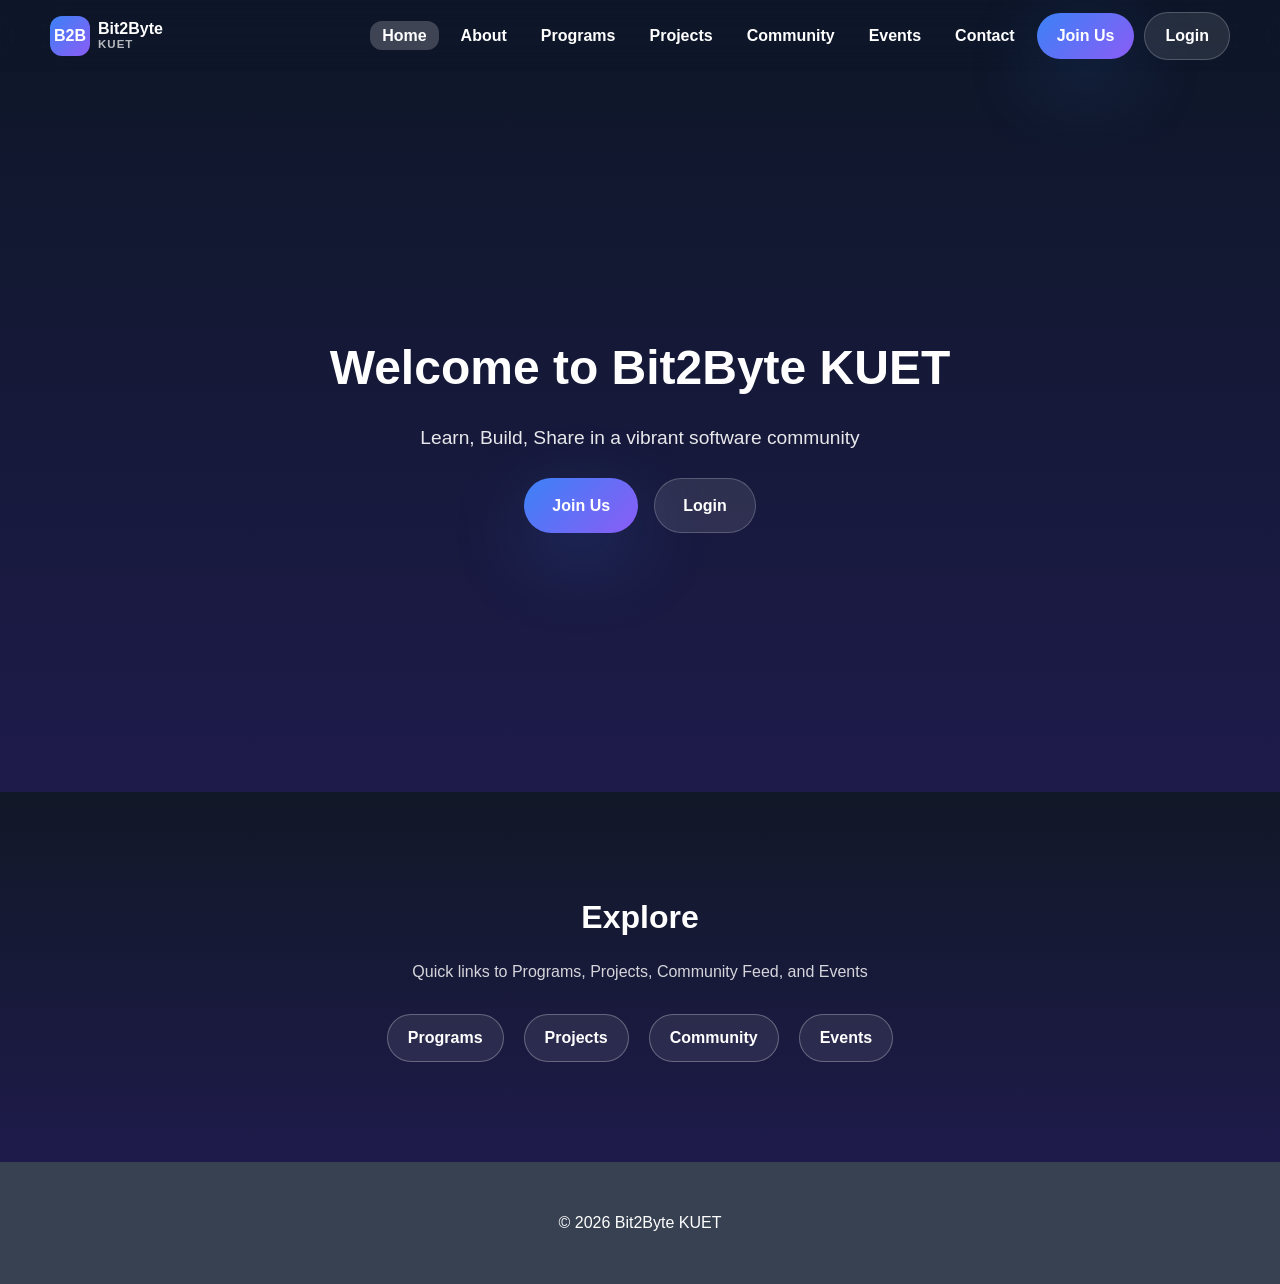
<file: index.html>
<!doctype html>
<html lang="en">
  <head>
    <meta charset="UTF-8" />
    <meta name="viewport" content="width=device-width, initial-scale=1.0" />
    <title>Home | Bit2Byte KUET</title>
    <link rel="stylesheet" href="css/style.css" />
  </head>
  <body>
    <header class="site-header">
      <nav class="navbar container">
        <a href="index.html" class="brand"
          ><span class="brand-mark">B2B</span
          ><span class="brand-text"
            ><span>Bit2Byte</span><small>KUET</small></span
          ></a
        >
        <ul class="nav-menu">
          <li><a href="index.html" class="nav-link">Home</a></li>
        <li><a href="about.html" class="nav-link">About</a></li>
        <li><a href="programs.html" class="nav-link">Programs</a></li>
        <li><a href="projects.php" class="nav-link">Projects</a></li>
        <li><a href="blog.php" class="nav-link active">Community</a></li>
        <li><a href="events.php" class="nav-link">Events</a></li>
        <li><a href="contact.html" class="nav-link">Contact</a></li>
        <li><a href="register.html" class="btn btn-primary">Join Us</a></li>
        <li><a href="login.html" class="btn btn-soft">Login</a></li>
        </ul>
      </nav>
    </header>

    <main>
      <section class="section section-dark hero-section">
        <div class="container hero-content">
          <h1>Welcome to Bit2Byte KUET</h1>
          <p>Learn, Build, Share in a vibrant software community</p>
          <div class="hero-buttons">
            <a href="register.html" class="btn btn-primary btn-large"
              >Join Us</a
            >
            <a href="login.html" class="btn btn-soft btn-large">Login</a>
          </div>
        </div>
      </section>

      <section class="section section-soft">
        <div class="container" style="text-align: center">
          <h2>Explore</h2>
          <p>Quick links to Programs, Projects, Community Feed, and Events</p>
          <div
            style="
              display: flex;
              justify-content: center;
              gap: 20px;
              flex-wrap: wrap;
              margin-top: 30px;
            "
          >
            <a href="programs.html" class="btn btn-outline-dark">Programs</a>
            <a href="projects.html" class="btn btn-outline-dark">Projects</a>
            <a href="blog.html" class="btn btn-outline-dark">Community</a>
            <a href="events.html" class="btn btn-outline-dark">Events</a>
          </div>
        </div>
      </section>
    </main>

    <footer class="site-footer">
      <div
        class="container"
        style="text-align: center; color: var(--white); padding: 24px 0"
      >
        © 2026 Bit2Byte KUET
      </div>
    </footer>

    <script src="js/main.js"></script>
  </body>
</html>
</file>
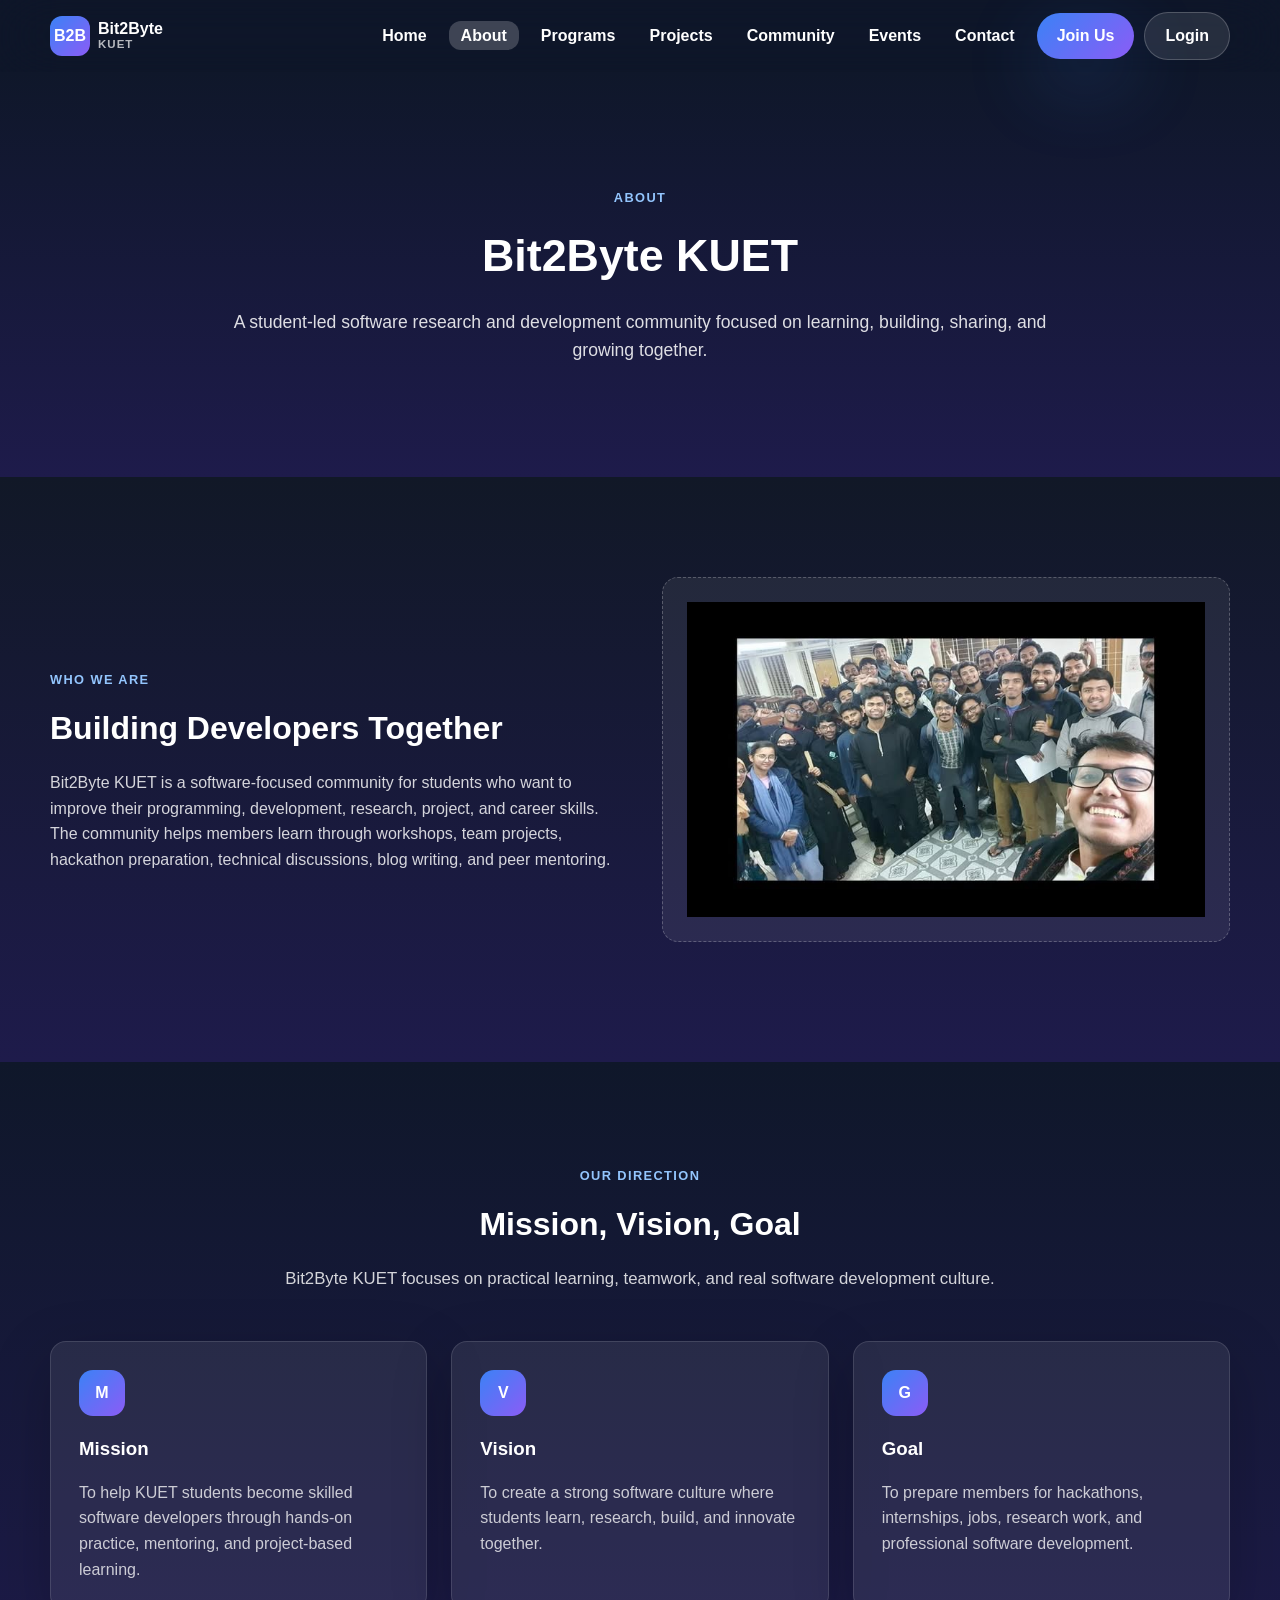
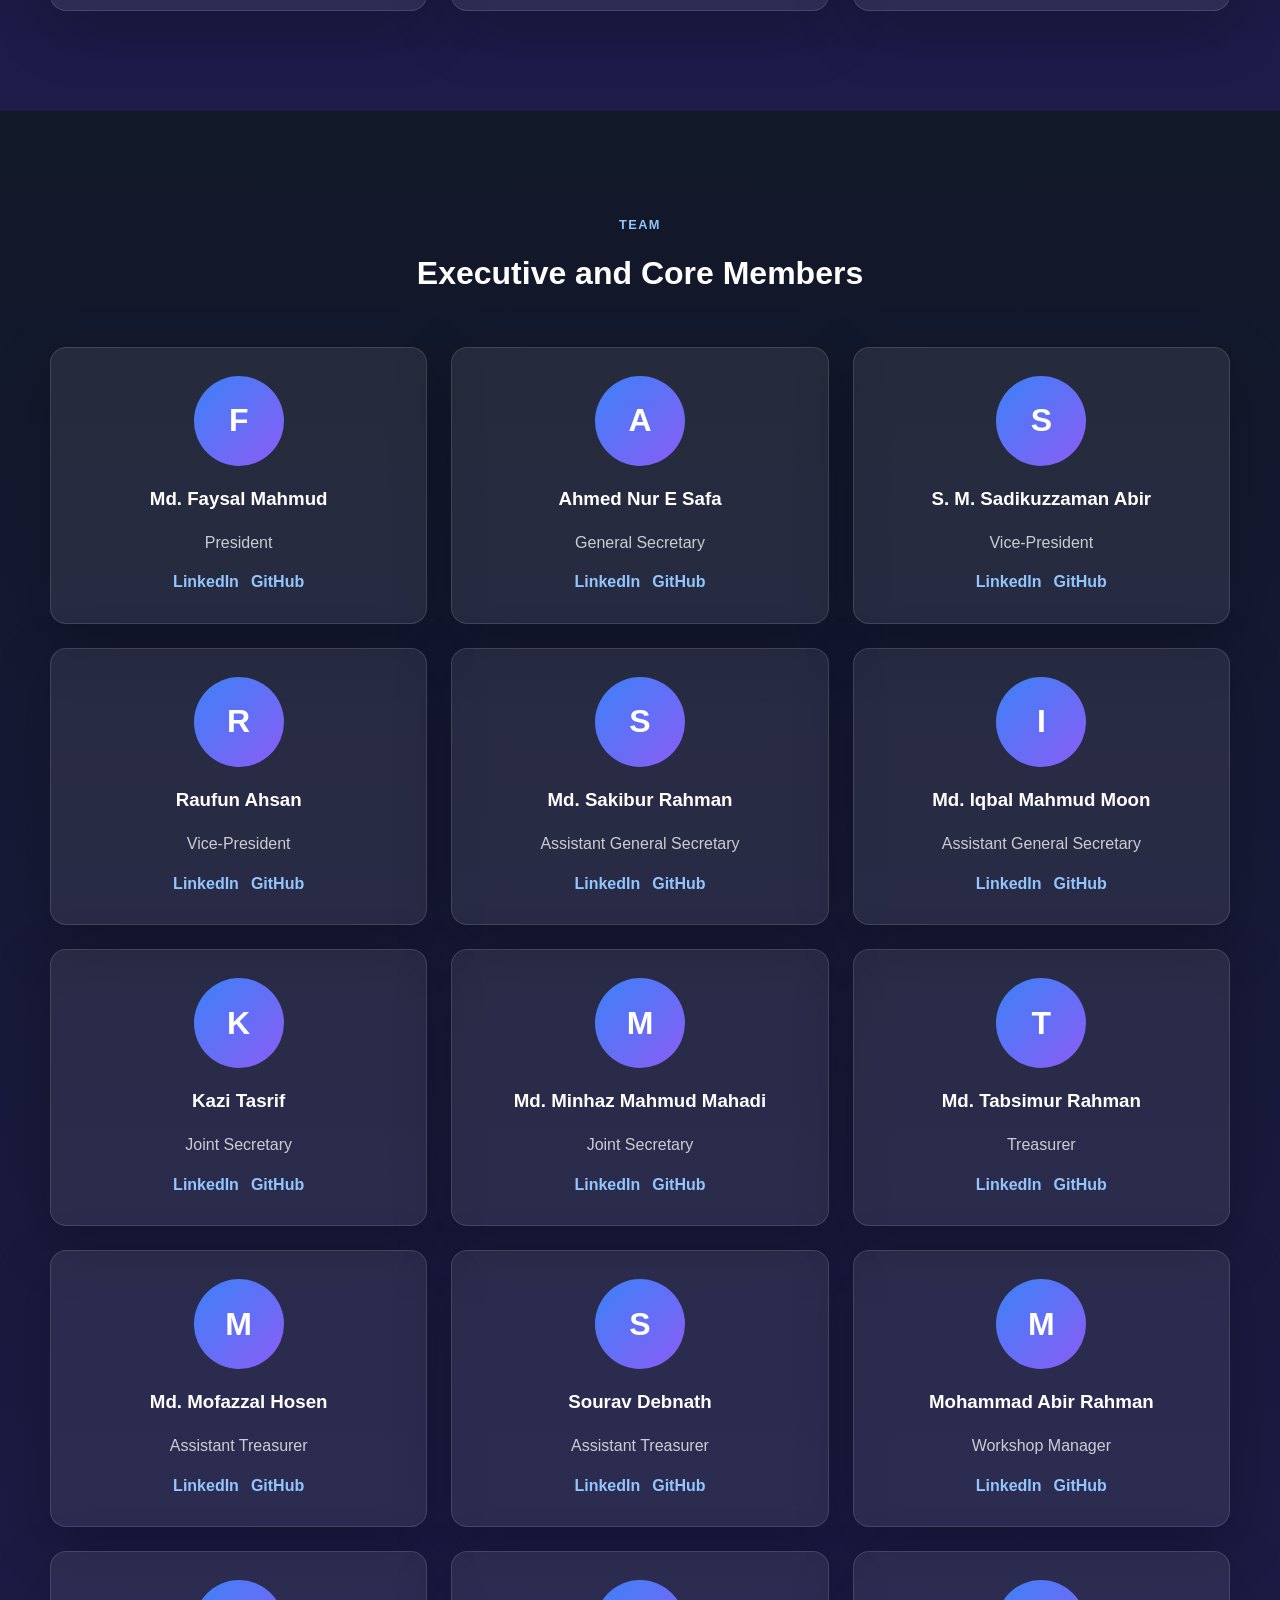
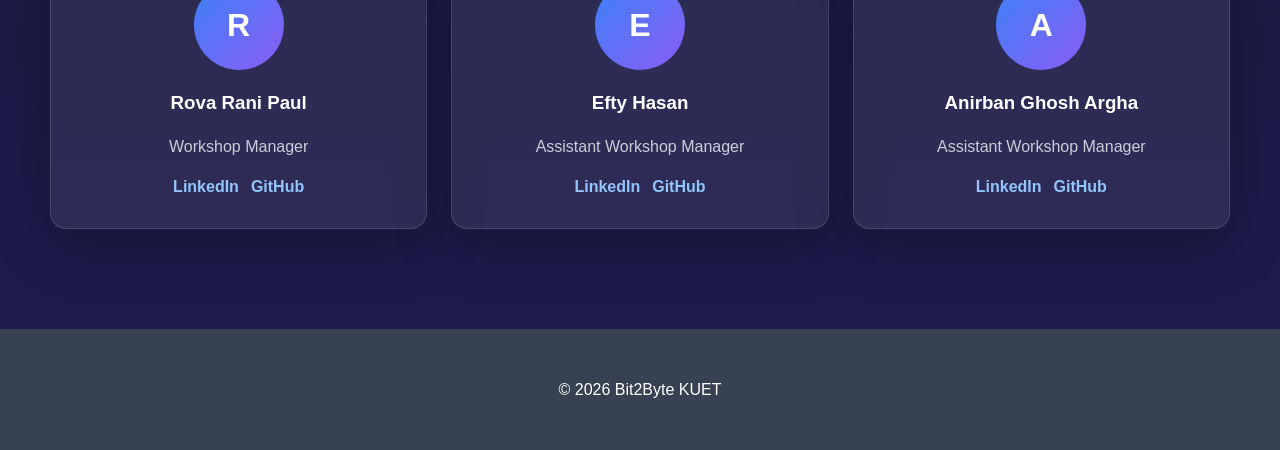
<file: about.html>
<!DOCTYPE html>
<html lang="en">
<head>
<meta charset="UTF-8">
<meta name="viewport" content="width=device-width, initial-scale=1.0">
<title>About | Bit2Byte KUET</title>
<link rel="stylesheet" href="css/style.css">
</head>
<body>
<header class="site-header">
  <nav class="navbar container">
    <a href="index.html" class="brand"><span class="brand-mark">B2B</span><span class="brand-text"><span>Bit2Byte</span><small>KUET</small></span></a>
    <ul class="nav-menu">
        <li><a href="index.html" class="nav-link">Home</a></li>
        <li><a href="about.html" class="nav-link">About</a></li>
        <li><a href="programs.html" class="nav-link">Programs</a></li>
        <li><a href="projects.php" class="nav-link">Projects</a></li>
        <li><a href="blog.php" class="nav-link active">Community</a></li>
        <li><a href="events.php" class="nav-link">Events</a></li>
        <li><a href="contact.html" class="nav-link">Contact</a></li>
        <li><a href="register.html" class="btn btn-primary">Join Us</a></li>
        <li><a href="login.html" class="btn btn-soft">Login</a></li>
    </ul>
  </nav>
</header>

<main>
  <section class="page-hero">
    <div class="container">
      <span class="section-kicker">About</span>
      <h1>Bit2Byte KUET</h1>
      <p>A student-led software research and development community focused on learning, building, sharing, and growing together.</p>
    </div>
  </section>

  <section class="section section-soft">
    <div class="container split-grid">
      <div>
        <span class="section-kicker">Who We Are</span>
        <h2>Building Developers Together</h2>
        <p>Bit2Byte KUET is a software-focused community for students who want to improve their programming, development, research, project, and career skills.</p>
        <p>The community helps members learn through workshops, team projects, hackathon preparation, technical discussions, blog writing, and peer mentoring.</p>
      </div>
     <div class="image-placeholder">
  <div>
     

    <img src="uploads/images/about-team.jpg" alt="About Team">

   
  </div>
</div>
  </section>

  <section class="section section-dark">
    <div class="container">
      <div class="section-head">
        <span class="section-kicker">Our Direction</span>
        <h2>Mission, Vision, Goal</h2>
        <p>Bit2Byte KUET focuses on practical learning, teamwork, and real software development culture.</p>
      </div>

      <div class="feature-grid">
        <div class="feature-card">
          <div class="icon-box">M</div>
          <h3>Mission</h3>
          <p>To help KUET students become skilled software developers through hands-on practice, mentoring, and project-based learning.</p>
        </div>
        <div class="feature-card">
          <div class="icon-box">V</div>
          <h3>Vision</h3>
          <p>To create a strong software culture where students learn, research, build, and innovate together.</p>
        </div>
        <div class="feature-card">
          <div class="icon-box">G</div>
          <h3>Goal</h3>
          <p>To prepare members for hackathons, internships, jobs, research work, and professional software development.</p>
        </div>
      </div>
    </div>
  </section>

  <section class="section section-soft">
    <div class="container">
      <div class="section-head">
        <span class="section-kicker">Team</span>
        <h2>Executive and Core Members</h2>
        
      </div>

      <div class="team-grid">
        <div class="team-card">
    <div class="avatar-placeholder">F</div>
    <h3>Md. Faysal Mahmud</h3>
    <p>President</p>
    <div class="social-row">
        <a href="https://linkedin.com/in/md-faysal-mahmud" target="_blank">LinkedIn</a>
        <a href="https://github.com/md-faysal-mahmud" target="_blank">GitHub</a>
    </div>
</div>

<div class="team-card">
    <div class="avatar-placeholder">A</div>
    <h3>Ahmed Nur E Safa</h3>
    <p>General Secretary</p>
    <div class="social-row">
        <a href="https://linkedin.com/in/ahmed-nur-e-safa" target="_blank">LinkedIn</a>
        <a href="https://github.com/ahmed-nur-e-safa" target="_blank">GitHub</a>
    </div>
</div>

<div class="team-card">
    <div class="avatar-placeholder">S</div>
    <h3>S. M. Sadikuzzaman Abir</h3>
    <p>Vice-President</p>
    <div class="social-row">
        <a href="https://linkedin.com/in/s-m-sadikuzzaman-abir" target="_blank">LinkedIn</a>
        <a href="https://github.com/s-m-sadikuzzaman-abir" target="_blank">GitHub</a>
    </div>
</div>

<div class="team-card">
    <div class="avatar-placeholder">R</div>
    <h3>Raufun Ahsan</h3>
    <p>Vice-President</p>
    <div class="social-row">
        <a href="https://linkedin.com/in/raufun-ahsan" target="_blank">LinkedIn</a>
        <a href="https://github.com/raufun-ahsan" target="_blank">GitHub</a>
    </div>
</div>

<div class="team-card">
    <div class="avatar-placeholder">S</div>
    <h3>Md. Sakibur Rahman</h3>
    <p>Assistant General Secretary</p>
    <div class="social-row">
        <a href="https://linkedin.com/in/md-sakibur-rahman" target="_blank">LinkedIn</a>
        <a href="https://github.com/md-sakibur-rahman" target="_blank">GitHub</a>
    </div>
</div>

<div class="team-card">
    <div class="avatar-placeholder">I</div>
    <h3>Md. Iqbal Mahmud Moon</h3>
    <p>Assistant General Secretary</p>
    <div class="social-row">
        <a href="https://linkedin.com/in/md-iqbal-mahmud-moon" target="_blank">LinkedIn</a>
        <a href="https://github.com/md-iqbal-mahmud-moon" target="_blank">GitHub</a>
    </div>
</div>

<div class="team-card">
    <div class="avatar-placeholder">K</div>
    <h3>Kazi Tasrif</h3>
    <p>Joint Secretary</p>
    <div class="social-row">
        <a href="https://linkedin.com/in/kazi-tasrif" target="_blank">LinkedIn</a>
        <a href="https://github.com/kazi-tasrif" target="_blank">GitHub</a>
    </div>
</div>

<div class="team-card">
    <div class="avatar-placeholder">M</div>
    <h3>Md. Minhaz Mahmud Mahadi</h3>
    <p>Joint Secretary</p>
    <div class="social-row">
        <a href="https://linkedin.com/in/md-minhaz-mahmud-mahadi" target="_blank">LinkedIn</a>
        <a href="https://github.com/md-minhaz-mahmud-mahadi" target="_blank">GitHub</a>
    </div>
</div>

<div class="team-card">
    <div class="avatar-placeholder">T</div>
    <h3>Md. Tabsimur Rahman</h3>
    <p>Treasurer</p>
    <div class="social-row">
        <a href="https://linkedin.com/in/md-tabsimur-rahman" target="_blank">LinkedIn</a>
        <a href="https://github.com/md-tabsimur-rahman" target="_blank">GitHub</a>
    </div>
</div>

<div class="team-card">
    <div class="avatar-placeholder">M</div>
    <h3>Md. Mofazzal Hosen</h3>
    <p>Assistant Treasurer</p>
    <div class="social-row">
        <a href="https://linkedin.com/in/md-mofazzal-hosen" target="_blank">LinkedIn</a>
        <a href="https://github.com/md-mofazzal-hosen" target="_blank">GitHub</a>
    </div>
</div>

<div class="team-card">
    <div class="avatar-placeholder">S</div>
    <h3>Sourav Debnath</h3>
    <p>Assistant Treasurer</p>
    <div class="social-row">
        <a href="https://linkedin.com/in/sourav-debnath" target="_blank">LinkedIn</a>
        <a href="https://github.com/sourav-debnath" target="_blank">GitHub</a>
    </div>
</div>

<div class="team-card">
    <div class="avatar-placeholder">M</div>
    <h3>Mohammad Abir Rahman</h3>
    <p>Workshop Manager</p>
    <div class="social-row">
        <a href="https://linkedin.com/in/mohammad-abir-rahman" target="_blank">LinkedIn</a>
        <a href="https://github.com/mohammad-abir-rahman" target="_blank">GitHub</a>
    </div>
</div>

<div class="team-card">
    <div class="avatar-placeholder">R</div>
    <h3>Rova Rani Paul</h3>
    <p>Workshop Manager</p>
    <div class="social-row">
        <a href="https://linkedin.com/in/rova-rani-paul" target="_blank">LinkedIn</a>
        <a href="https://github.com/rova-rani-paul" target="_blank">GitHub</a>
    </div>
</div>

<div class="team-card">
    <div class="avatar-placeholder">E</div>
    <h3>Efty Hasan</h3>
    <p>Assistant Workshop Manager</p>
    <div class="social-row">
        <a href="https://linkedin.com/in/efty-hasan" target="_blank">LinkedIn</a>
        <a href="https://github.com/efty-hasan" target="_blank">GitHub</a>
    </div>
</div>

<div class="team-card">
    <div class="avatar-placeholder">A</div>
    <h3>Anirban Ghosh Argha</h3>
    <p>Assistant Workshop Manager</p>
    <div class="social-row">
        <a href="https://linkedin.com/in/anirban-ghosh-argha" target="_blank">LinkedIn</a>
        <a href="https://github.com/anirban-ghosh-argha" target="_blank">GitHub</a>
    </div>
</div>


      </div>
    </div>
  </section>
</main>

<footer class="site-footer">
  <div class="container" style="text-align:center; color: var(--white); padding:24px 0;">© 2026 Bit2Byte KUET</div>
</footer>

<script src="js/main.js"></script>
</body>
</html>
</file>
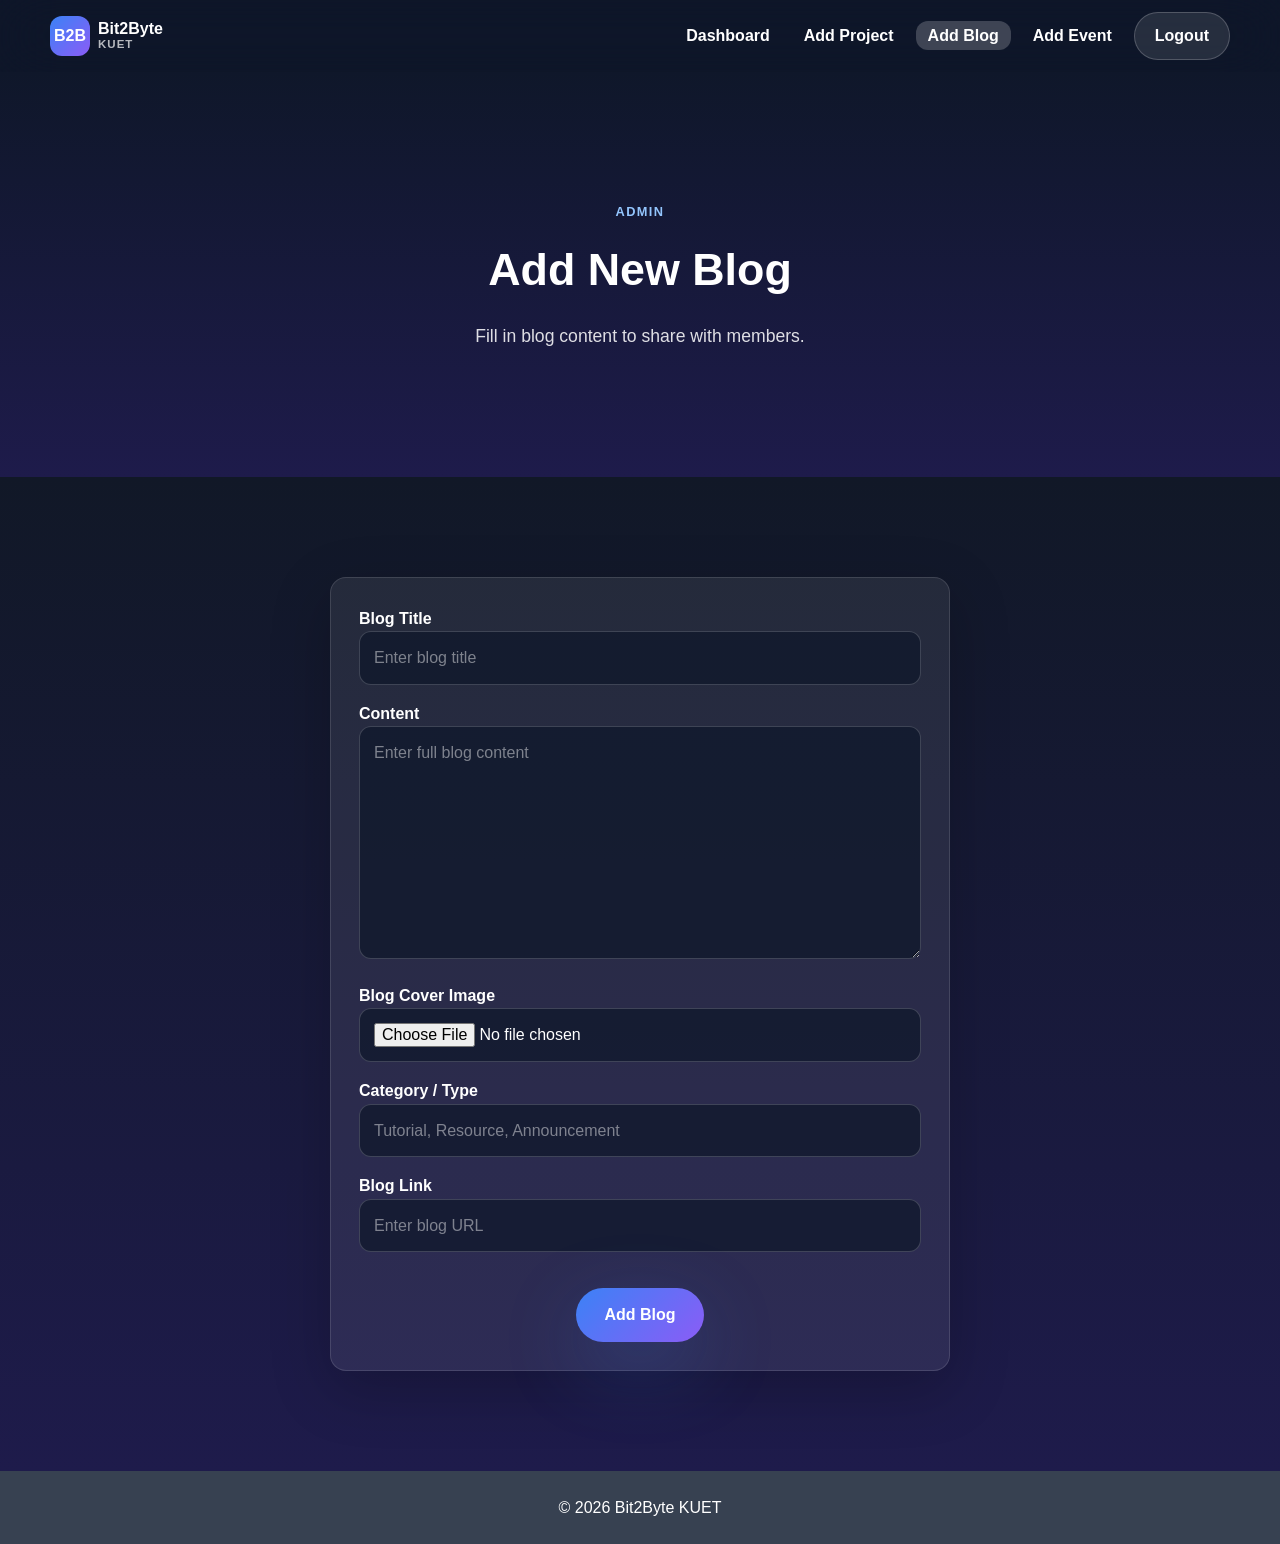
<file: add-blog.html>
<!doctype html>
<html lang="en">
  <head>
    <meta charset="UTF-8" />
    <meta name="viewport" content="width=device-width, initial-scale=1.0" />
    <title>Add Blog | Bit2Byte KUET</title>
    <link rel="stylesheet" href="css/style.css" />
  </head>
  <body>
    <header class="site-header">
      <nav class="navbar container">
        <a href="index.html" class="brand"
          ><span class="brand-mark">B2B</span
          ><span class="brand-text"
            ><span>Bit2Byte</span><small>KUET</small></span
          ></a
        >
        <ul class="nav-menu">
          <li><a href="admin-dashboard.html" class="nav-link">Dashboard</a></li>
          <li><a href="add-project.html" class="nav-link">Add Project</a></li>
          <li><a href="add-blog.html" class="nav-link active">Add Blog</a></li>
          <li><a href="add-event.html" class="nav-link">Add Event</a></li>
          <li><a href="php/logout.php" class="btn btn-soft">Logout</a></li>
        </ul>
      </nav>
    </header>

    <main>
      <section class="page-hero">
        <div class="container">
          <span class="section-kicker">Admin</span>
          <h1>Add New Blog</h1>
          <p>Fill in blog content to share with members.</p>
        </div>
      </section>

      <section class="section section-soft">
        <div class="container form-wrap">
          <form
            action="php/add-blog.php"
            method="POST"
            class="form-card"
            enctype="multipart/form-data"
          >
            <div>
              <label for="title">Blog Title</label>
              <input
                type="text"
                id="title"
                name="title"
                placeholder="Enter blog title"
                required
              />
            </div>

            <div>
              <label for="content">Content</label>
              <textarea
                id="content"
                name="content"
                rows="8"
                placeholder="Enter full blog content"
                required
              ></textarea>
            </div>

            <div>
              <label for="image">Blog Cover Image</label>
              <input type="file" id="image" name="image" accept="image/*" />
            </div>

            <div>
              <label for="category">Category / Type</label>
              <input
                type="text"
                id="category"
                name="category"
                placeholder="Tutorial, Resource, Announcement"
                required
              />
            </div>
            <div>
              <label for="link">Blog Link</label>
              <input
                type="url"
                id="link"
                name="link"
                placeholder="Enter blog URL"
              />
            </div>
            <div style="text-align: center; margin-top: 20px">
              <button type="submit" class="btn btn-primary btn-large">
                Add Blog
              </button>
            </div>
          </form>
        </div>
      </section>
    </main>

    <footer class="site-footer">
      <div class="container">© 2026 Bit2Byte KUET</div>
    </footer>
    <script src="js/main.js"></script>
  </body>
</html>
</file>
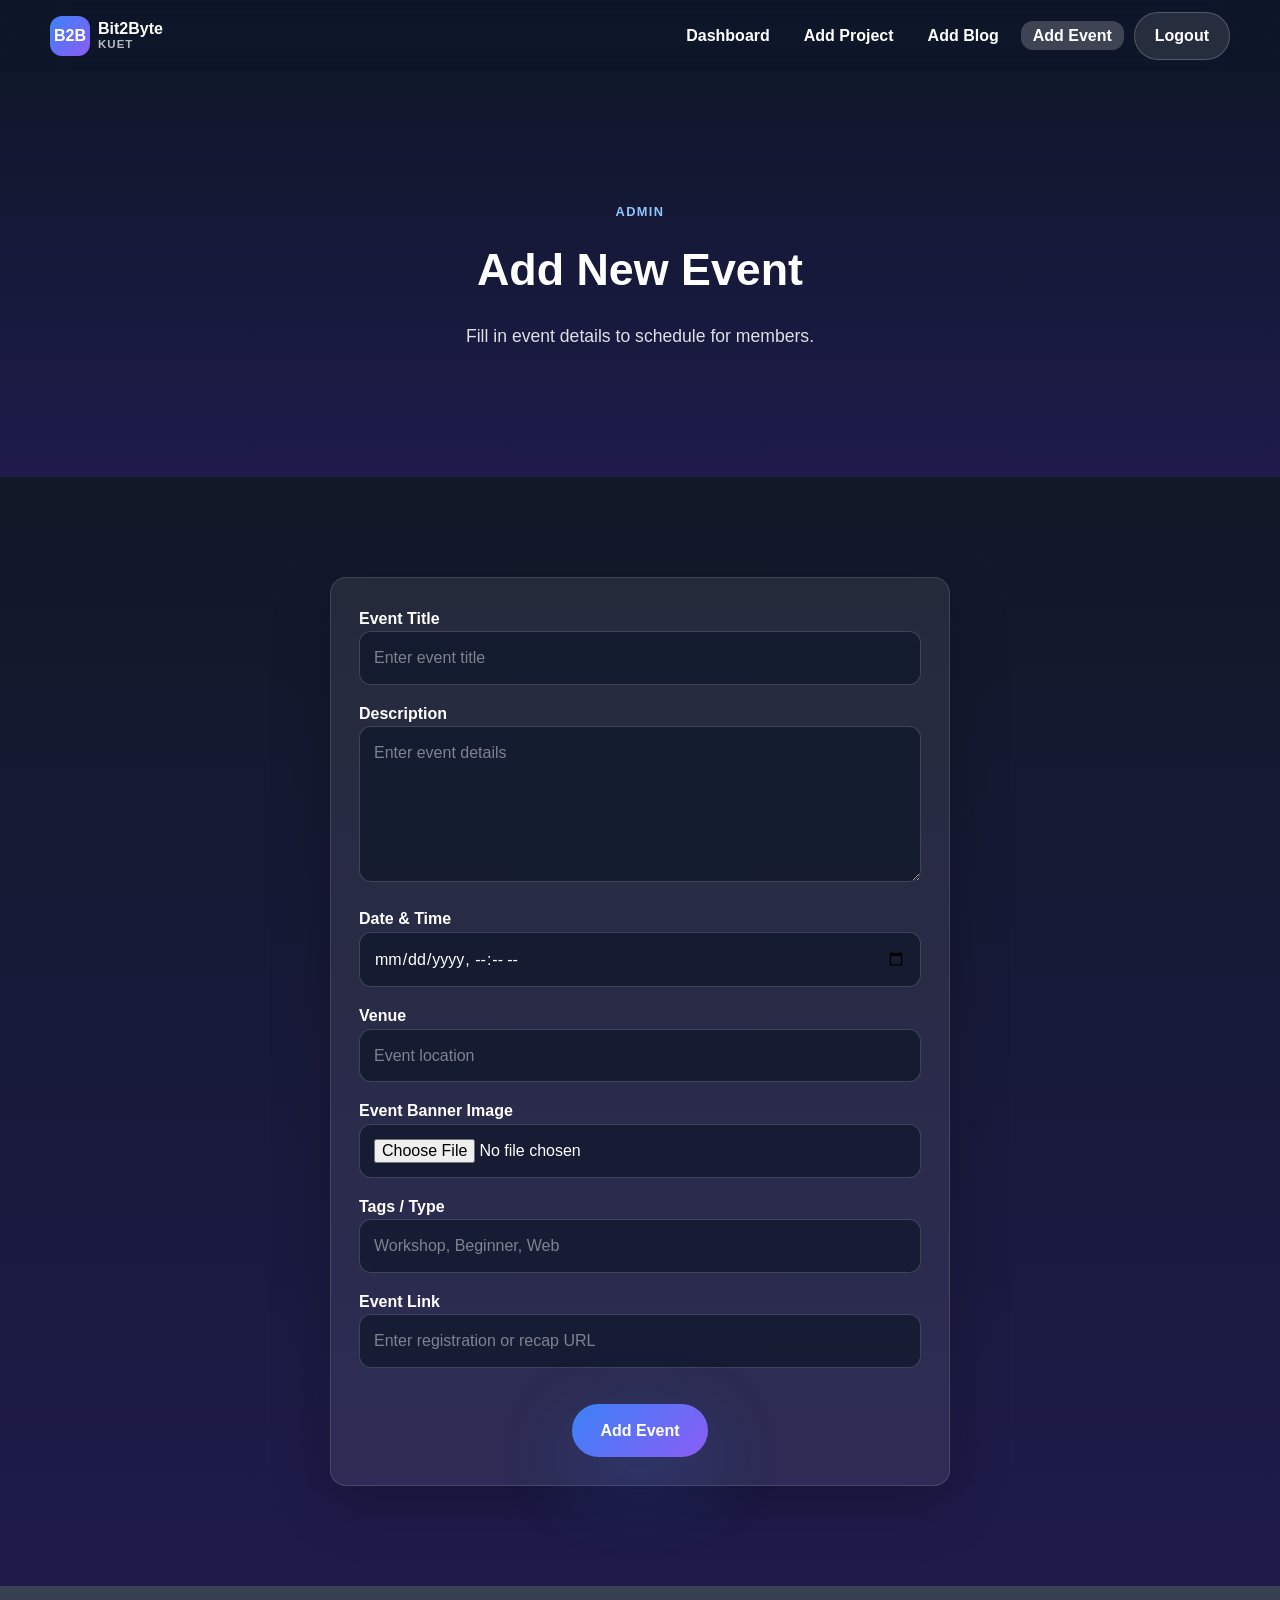
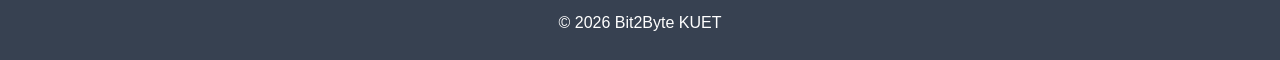
<file: add-event.html>
<!doctype html>
<html lang="en">
  <head>
    <meta charset="UTF-8" />
    <meta name="viewport" content="width=device-width, initial-scale=1.0" />
    <title>Add Event | Bit2Byte KUET</title>
    <link rel="stylesheet" href="css/style.css" />
  </head>
  <body>
    <header class="site-header">
      <nav class="navbar container">
        <a href="index.html" class="brand"
          ><span class="brand-mark">B2B</span
          ><span class="brand-text"
            ><span>Bit2Byte</span><small>KUET</small></span
          ></a
        >
        <ul class="nav-menu">
          <li><a href="admin-dashboard.html" class="nav-link">Dashboard</a></li>
          <li><a href="add-project.html" class="nav-link">Add Project</a></li>
          <li><a href="add-blog.html" class="nav-link">Add Blog</a></li>
          <li>
            <a href="add-event.html" class="nav-link active">Add Event</a>
          </li>
          <li><a href="php/logout.php" class="btn btn-soft">Logout</a></li>
        </ul>
      </nav>
    </header>

    <main>
      <section class="page-hero">
        <div class="container">
          <span class="section-kicker">Admin</span>
          <h1>Add New Event</h1>
          <p>Fill in event details to schedule for members.</p>
        </div>
      </section>

      <section class="section section-soft">
        <div class="container form-wrap">
          <form
            action="php/add-event.php"
            method="POST"
            class="form-card"
            enctype="multipart/form-data"
          >
            <div>
              <label for="title">Event Title</label>
              <input
                type="text"
                id="title"
                name="title"
                placeholder="Enter event title"
                required
              />
            </div>

            <div>
              <label for="description">Description</label>
              <textarea
                id="description"
                name="description"
                rows="5"
                placeholder="Enter event details"
                required
              ></textarea>
            </div>

            <div>
              <label for="date">Date & Time</label>
              <input type="datetime-local" id="date" name="date" required />
            </div>

            <div>
              <label for="venue">Venue</label>
              <input
                type="text"
                id="venue"
                name="venue"
                placeholder="Event location"
                required
              />
            </div>

            <div>
              <label for="image">Event Banner Image</label>
              <input type="file" id="image" name="image" accept="image/*" />
            </div>
            <div>
              <label for="type">Tags / Type</label>
              <input
                type="text"
                id="type"
                name="type"
                placeholder="Workshop, Beginner, Web"
                required
              />
            </div>
            <div>
              <label for="link">Event Link</label>
              <input
                type="url"
                id="link"
                name="link"
                placeholder="Enter registration or recap URL"
              />
            </div>
            <div style="text-align: center; margin-top: 20px">
              <button type="submit" class="btn btn-primary btn-large">
                Add Event
              </button>
            </div>
          </form>
        </div>
      </section>
    </main>

    <footer class="site-footer">
      <div class="container">© 2026 Bit2Byte KUET</div>
    </footer>
    <script src="js/main.js"></script>
  </body>
</html>
</file>
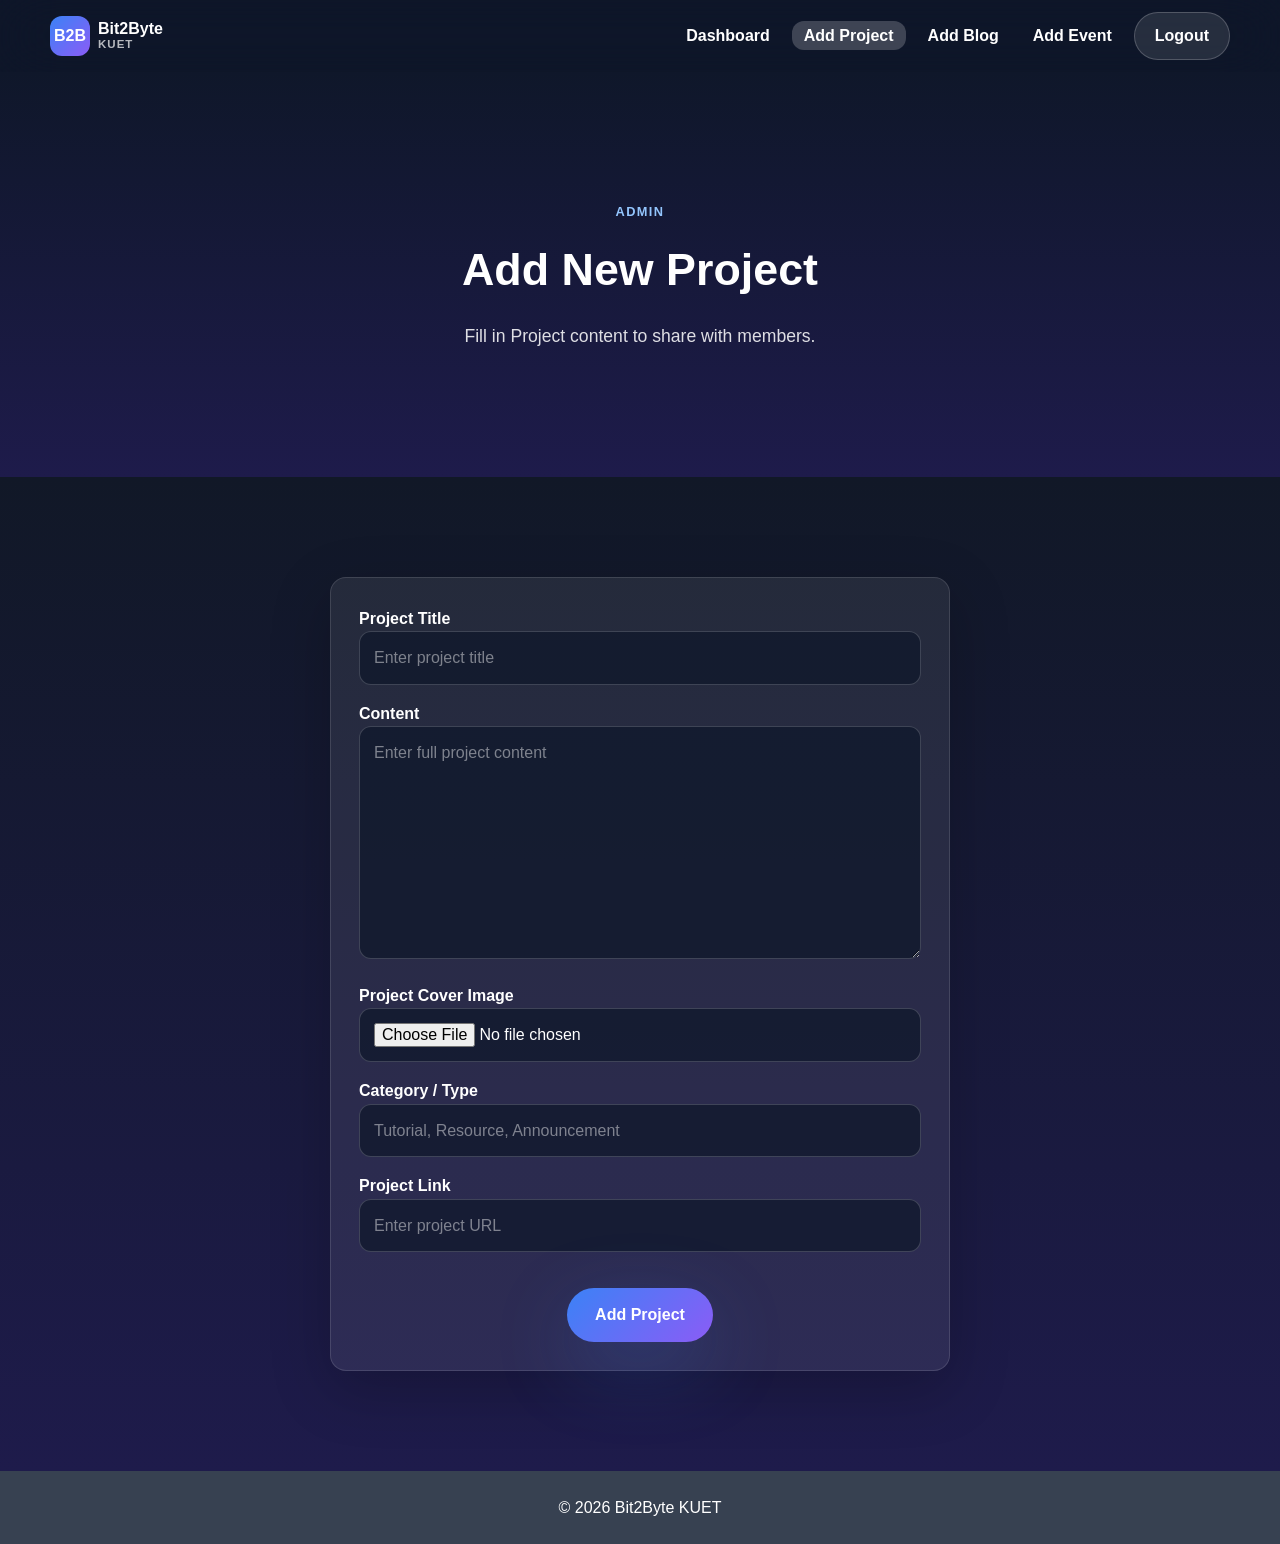
<file: add-project.html>
<!doctype html>
<html lang="en">
  <head>
    <meta charset="UTF-8" />
    <meta name="viewport" content="width=device-width, initial-scale=1.0" />
    <title>Add Project | Bit2Byte KUET</title>
    <link rel="stylesheet" href="css/style.css" />
  </head>
  <body>
    <header class="site-header">
      <nav class="navbar container">
        <a href="index.html" class="brand"
          ><span class="brand-mark">B2B</span
          ><span class="brand-text"
            ><span>Bit2Byte</span><small>KUET</small></span
          ></a
        >
        <ul class="nav-menu">
          <li><a href="admin-dashboard.html" class="nav-link">Dashboard</a></li>
          <li><a href="add-project.html" class="nav-link">Add Project</a></li>
          <li><a href="add-blog.html" class="nav-link active">Add Blog</a></li>
          <li><a href="add-event.html" class="nav-link">Add Event</a></li>
          <li><a href="php/logout.php" class="btn btn-soft">Logout</a></li>
        </ul>
      </nav>
    </header>

    <main>
      <section class="page-hero">
        <div class="container">
          <span class="section-kicker">Admin</span>
          <h1>Add New Project</h1>
          <p>Fill in Project content to share with members.</p>
        </div>
      </section>

      <section class="section section-soft">
        <div class="container form-wrap">
          <form
            action="php/add-project.php"
            method="POST"
            class="form-card"
            enctype="multipart/form-data"
          >
            <div>
              <label for="title">Project Title</label>
              <input
                type="text"
                id="title"
                name="title"
                placeholder="Enter project title"
                required
              />
            </div>

            <div>
              <label for="content">Content</label>
              <textarea
                id="content"
                name="content"
                rows="8"
                placeholder="Enter full project content"
                required
              ></textarea>
            </div>

            <div>
              <label for="image">Project Cover Image</label>
              <input type="file" id="image" name="image" accept="image/*" />
            </div>

            <div>
              <label for="category">Category / Type</label>
              <input
                type="text"
                id="category"
                name="category"
                placeholder="Tutorial, Resource, Announcement"
                required
              />
            </div>
            <div>
              <label for="link">Project Link</label>
              <input
                type="url"
                id="link"
                name="link"
                placeholder="Enter project URL"
              />
            </div>
            <div style="text-align: center; margin-top: 20px">
              <button type="submit" class="btn btn-primary btn-large">
                Add Project
              </button>
            </div>
          </form>
        </div>
      </section>
    </main>

    <footer class="site-footer">
      <div class="container">© 2026 Bit2Byte KUET</div>
    </footer>
    <script src="js/main.js"></script>
  </body>
</html>
</file>
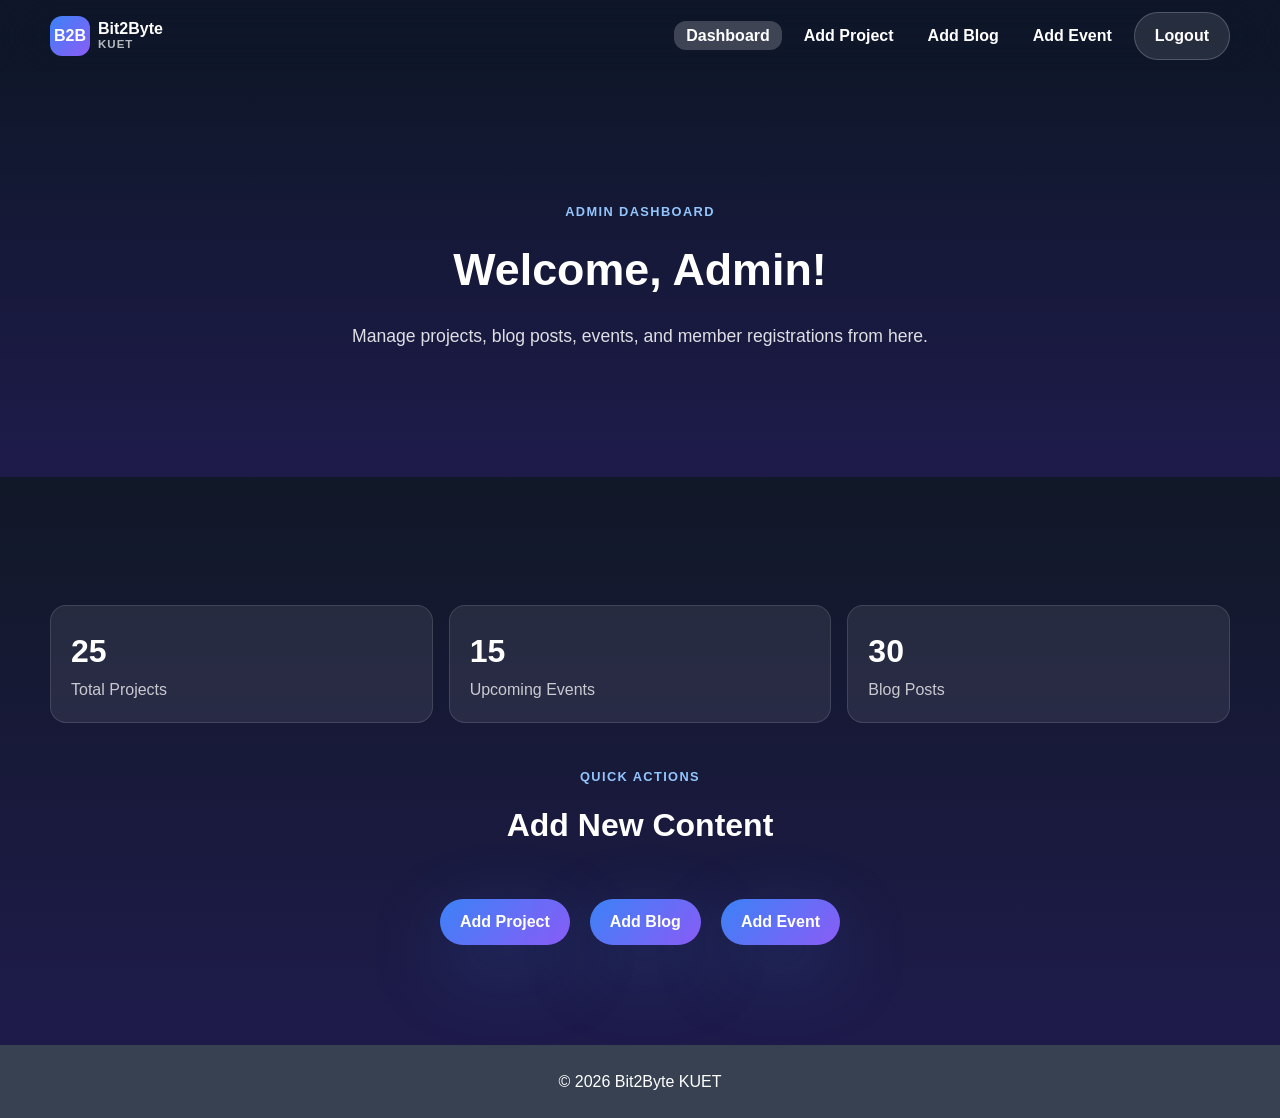
<file: admin-dashboard.html>
<!DOCTYPE html>
<html lang="en">
<head>
<meta charset="UTF-8">
<meta name="viewport" content="width=device-width, initial-scale=1.0">
<title>Admin Dashboard | Bit2Byte KUET</title>
<link rel="stylesheet" href="css/style.css">
</head>
<body>
<header class="site-header">
  <nav class="navbar container">
    <a href="index.html" class="brand"><span class="brand-mark">B2B</span><span class="brand-text"><span>Bit2Byte</span><small>KUET</small></span></a>
    <ul class="nav-menu">
      <li><a href="admin-dashboard.html" class="nav-link active">Dashboard</a></li>
      <li><a href="add-project.html" class="nav-link">Add Project</a></li>
      <li><a href="add-blog.html" class="nav-link">Add Blog</a></li>
      <li><a href="add-event.html" class="nav-link">Add Event</a></li>
      <li><a href="php/logout.php" class="btn btn-soft">Logout</a></li>
    </ul>
  </nav>
</header>

<main>
  <section class="page-hero">
    <div class="container">
      <span class="section-kicker">Admin Dashboard</span>
      <h1>Welcome, Admin!</h1>
      <p>Manage projects, blog posts, events, and member registrations from here.</p>
    </div>
  </section>

  <section class="section section-soft">
    <div class="container stats-grid">
      <div>
        <strong>25</strong>
        <span>Total Projects</span>
      </div>
      <div>
        <strong>15</strong>
        <span>Upcoming Events</span>
      </div>
      <div>
        <strong>30</strong>
        <span>Blog Posts</span>
      </div>
    </div>

    <div class="container" style="margin-top:40px;">
      <div class="section-head">
        <span class="section-kicker">Quick Actions</span>
        <h2>Add New Content</h2>
      </div>
      <div style="display:flex;gap:20px;flex-wrap:wrap;justify-content:center;">
        <a href="add-project.html" class="btn btn-primary">Add Project</a>
        <a href="add-blog.html" class="btn btn-primary">Add Blog</a>
        <a href="add-event.html" class="btn btn-primary">Add Event</a>
      </div>
    </div>
  </section>
</main>

<footer class="site-footer">
  <div class="container">© 2026 Bit2Byte KUET</div>
</footer>

<script src="js/main.js"></script>
</body>
</html>
</file>
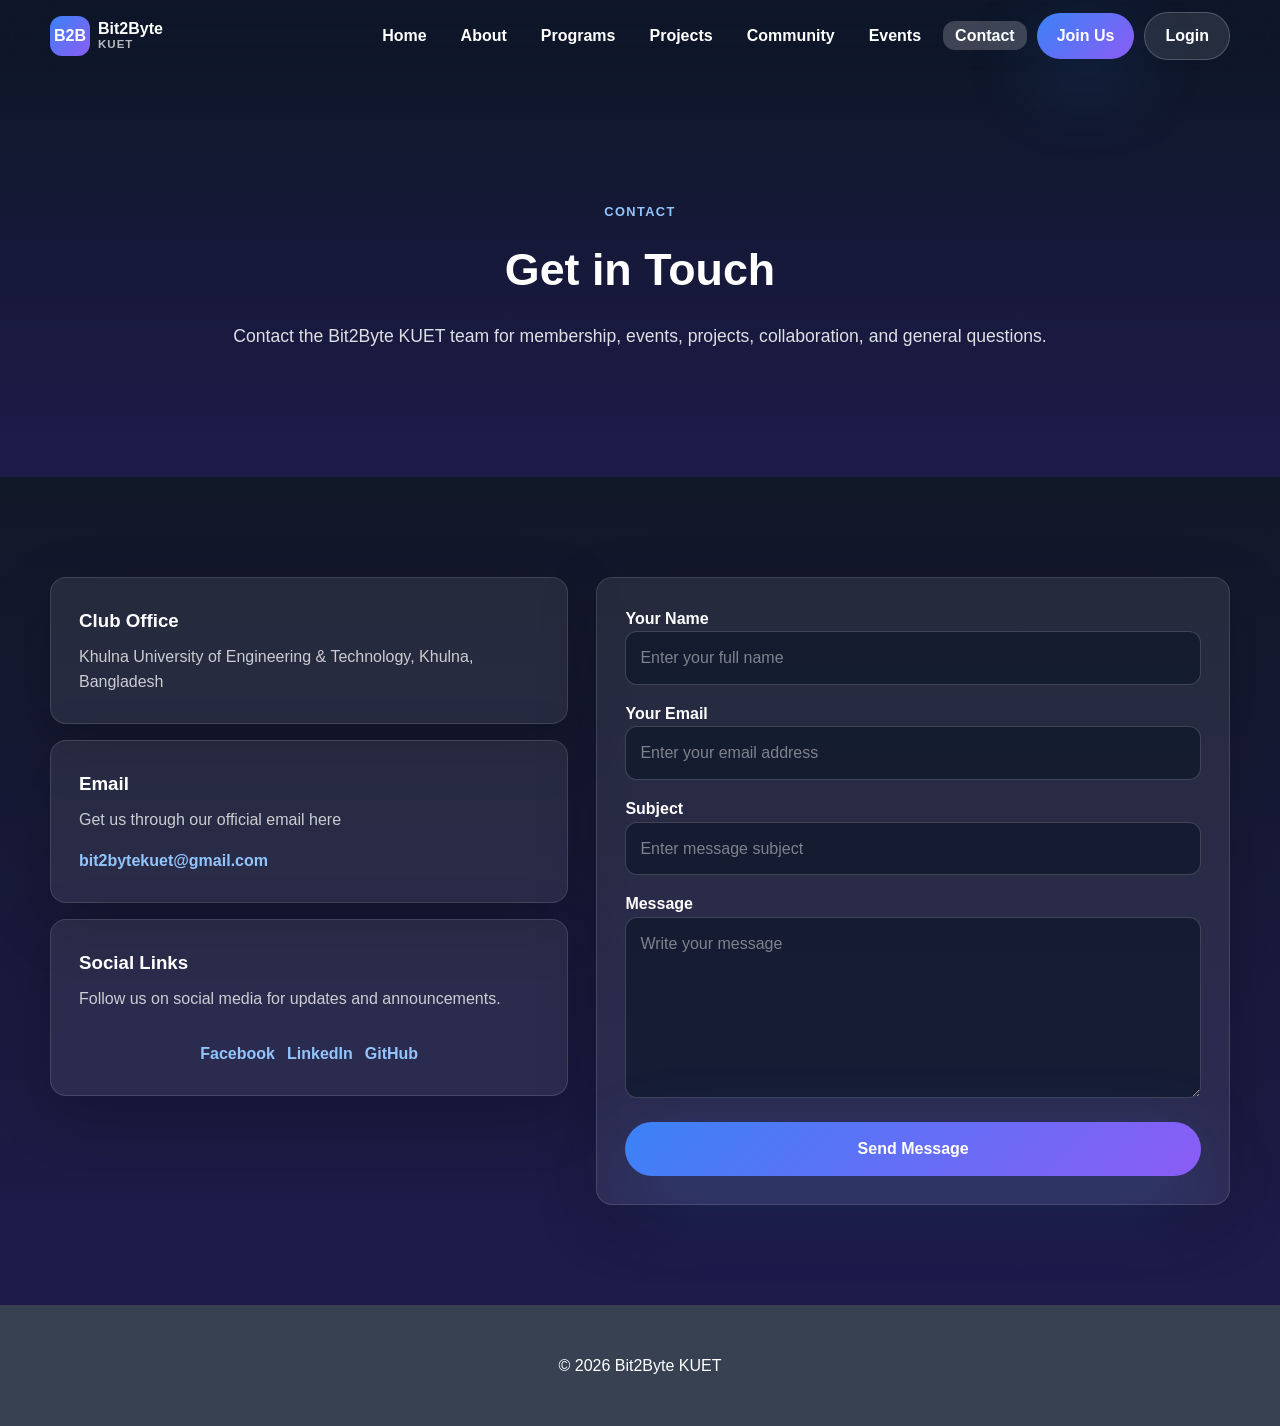
<file: contact.html>
<!DOCTYPE html>
<html lang="en">
<head>
<meta charset="UTF-8">
<meta name="viewport" content="width=device-width, initial-scale=1.0">
<title>Contact | Bit2Byte KUET</title>
<link rel="stylesheet" href="css/style.css">
</head>
<body>
<header class="site-header">
  <nav class="navbar container">
    <a href="index.html" class="brand"><span class="brand-mark">B2B</span><span class="brand-text"><span>Bit2Byte</span><small>KUET</small></span></a>
    <ul class="nav-menu">
         <li><a href="index.html" class="nav-link">Home</a></li>
        <li><a href="about.html" class="nav-link">About</a></li>
        <li><a href="programs.html" class="nav-link">Programs</a></li>
        <li><a href="projects.php" class="nav-link">Projects</a></li>
        <li><a href="blog.php" class="nav-link active">Community</a></li>
        <li><a href="events.php" class="nav-link">Events</a></li>
        <li><a href="contact.html" class="nav-link">Contact</a></li>
        <li><a href="register.html" class="btn btn-primary">Join Us</a></li>
        <li><a href="login.html" class="btn btn-soft">Login</a></li>
    </ul>
  </nav>
</header>

<main>
  <section class="page-hero">
    <div class="container">
      <span class="section-kicker">Contact</span>
      <h1>Get in Touch</h1>
      <p>Contact the Bit2Byte KUET team for membership, events, projects, collaboration, and general questions.</p>
    </div>
  </section>

  <section class="section section-soft">
    <div class="container contact-grid">
      <div class="info-list">
        <div class="info-card">
          <h3>Club Office</h3>
          <p>Khulna University of Engineering & Technology, Khulna, Bangladesh</p>
        </div>

        <div class="info-card">
          <h3>Email</h3>
          <p>Get us through our official email here</p>
          <a href="mailto:bit2bytekuet@gmail.com">bit2bytekuet@gmail.com</a>
        </div>

        <div class="info-card">
          <h3>Social Links</h3>
          <p>Follow us on social media for updates and announcements.</p>
          <div class="social-row">
            <a href="https://www.facebook.com/bittwobyte" target="_blank">Facebook</a>
            <a href="https://www.linkedin.com/company/bit2byte-kuet" target="_blank">LinkedIn</a>
            <a href="https://github.com/Bit2Byte-KUET" target="_blank">GitHub</a>
          </div>
        </div>
      </div>

      <form action="php/contact.php" method="POST" class="form-card">
        <div>
          <label for="name">Your Name</label>
          <input type="text" id="name" name="name" placeholder="Enter your full name" required>
        </div>

        <div>
          <label for="email">Your Email</label>
          <input type="email" id="email" name="email" placeholder="Enter your email address" required>
        </div>

        <div>
          <label for="subject">Subject</label>
          <input type="text" id="subject" name="subject" placeholder="Enter message subject" required>
        </div>

        <div>
          <label for="message">Message</label>
          <textarea id="message" name="message" rows="6" placeholder="Write your message" required></textarea>
        </div>

        <button type="submit" class="btn btn-primary btn-large">Send Message</button>
      </form>
    </div>
  </section>
</main>

<footer class="site-footer">
  <div class="container" style="text-align:center; color: var(--white); padding:24px 0;">© 2026 Bit2Byte KUET</div>
</footer>

<script src="js/main.js"></script>
</body>
</html>
</file>
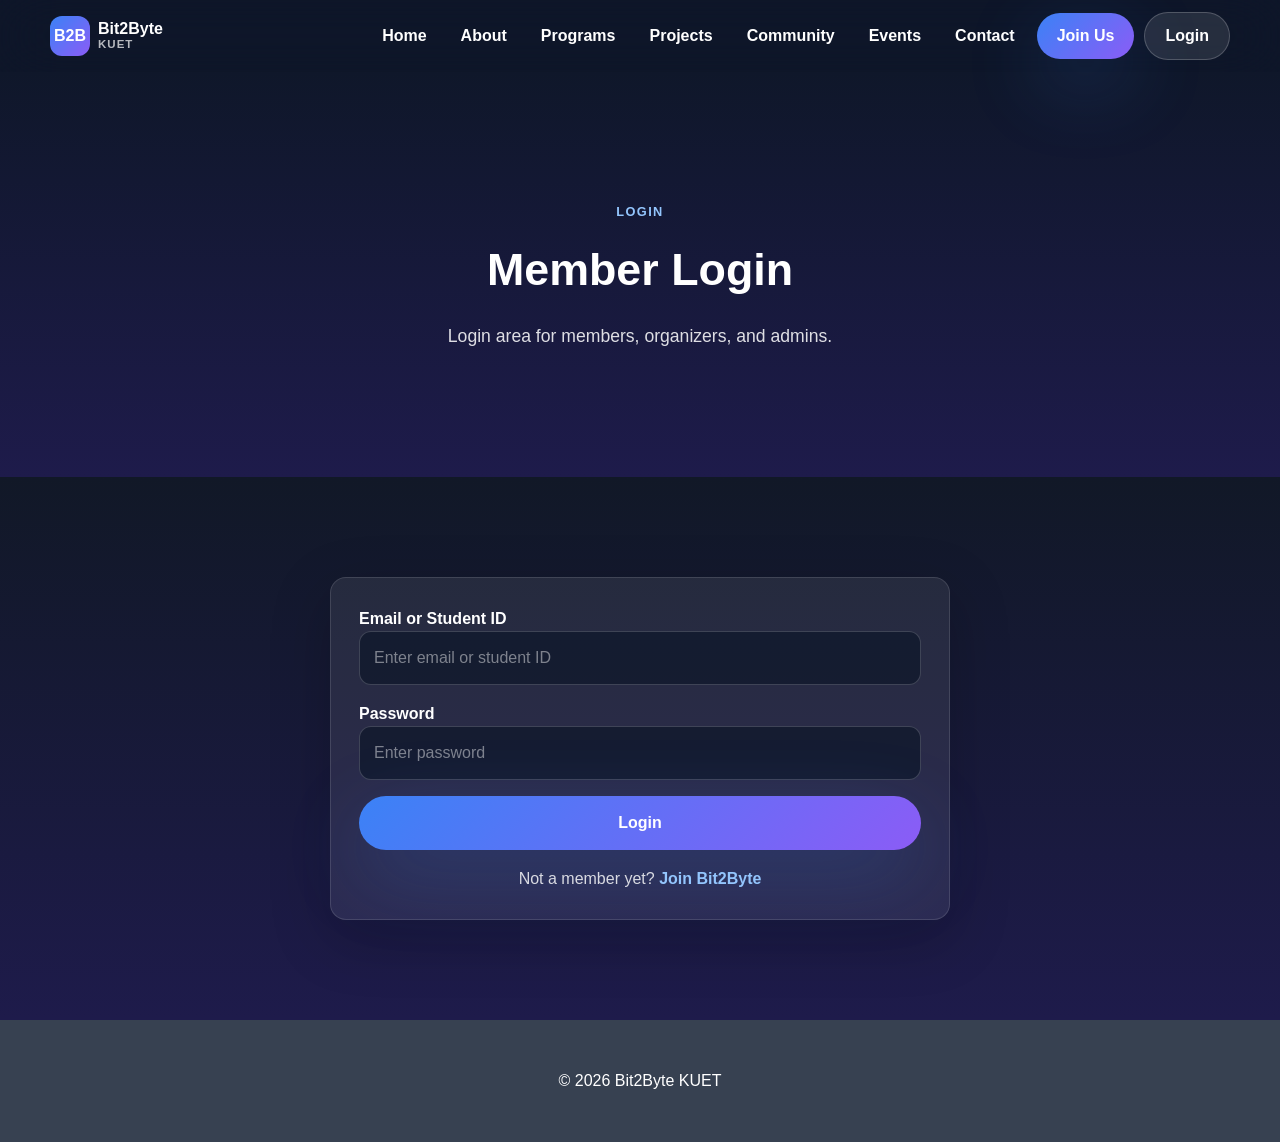
<file: login.html>
<!DOCTYPE html>
<html lang="en">
<head>
<meta charset="UTF-8" />
<meta name="viewport" content="width=device-width, initial-scale=1.0" />
<title>Login | Bit2Byte KUET</title>
<link rel="stylesheet" href="css/style.css" />
</head>
<body>
<header class="site-header">
  <nav class="navbar container">
    <a href="index.php" class="brand">
      <span class="brand-mark">B2B</span>
      <span class="brand-text"><span>Bit2Byte</span><small>KUET</small></span>
    </a>
    <ul class="nav-menu">
        <li><a href="index.html" class="nav-link">Home</a></li>
        <li><a href="about.html" class="nav-link">About</a></li>
        <li><a href="programs.html" class="nav-link">Programs</a></li>
        <li><a href="projects.php" class="nav-link">Projects</a></li>
        <li><a href="blog.php" class="nav-link active">Community</a></li>
        <li><a href="events.php" class="nav-link">Events</a></li>
        <li><a href="contact.html" class="nav-link">Contact</a></li>
        <li><a href="register.html" class="btn btn-primary">Join Us</a></li>
        <li><a href="login.html" class="btn btn-soft">Login</a></li>
    </ul>
  </nav>
</header>

<main>
<section class="page-hero">
  <div class="container">
    <span class="section-kicker">Login</span>
    <h1>Member Login</h1>
    <p>Login area for members, organizers, and admins.</p>
  </div>
</section>

<section class="section section-soft">
  <div class="container form-wrap">
    <form action="php/login.php" method="POST" class="form-card">
      <div>
        <label for="email">Email or Student ID</label>
        <input type="text" id="email" name="email" placeholder="Enter email or student ID" required />
      </div>

      <div>
        <label for="password">Password</label>
        <input type="password" id="password" name="password" placeholder="Enter password" required />
      </div>

      <button type="submit" class="btn btn-primary btn-large">Login</button>

      <p style="text-align:center;">
        Not a member yet? 
        <a href="register.html" style="color:#93C5FD; font-weight:800;">Join Bit2Byte</a>
      </p>
    </form>
  </div>
</section>
</main>

<footer class="site-footer">
  <div class="container" style="text-align:center; color: var(--white); padding:24px 0;">
    © 2026 Bit2Byte KUET
  </div>
</footer>

<script src="js/main.js"></script>
</body>
</html>
</file>
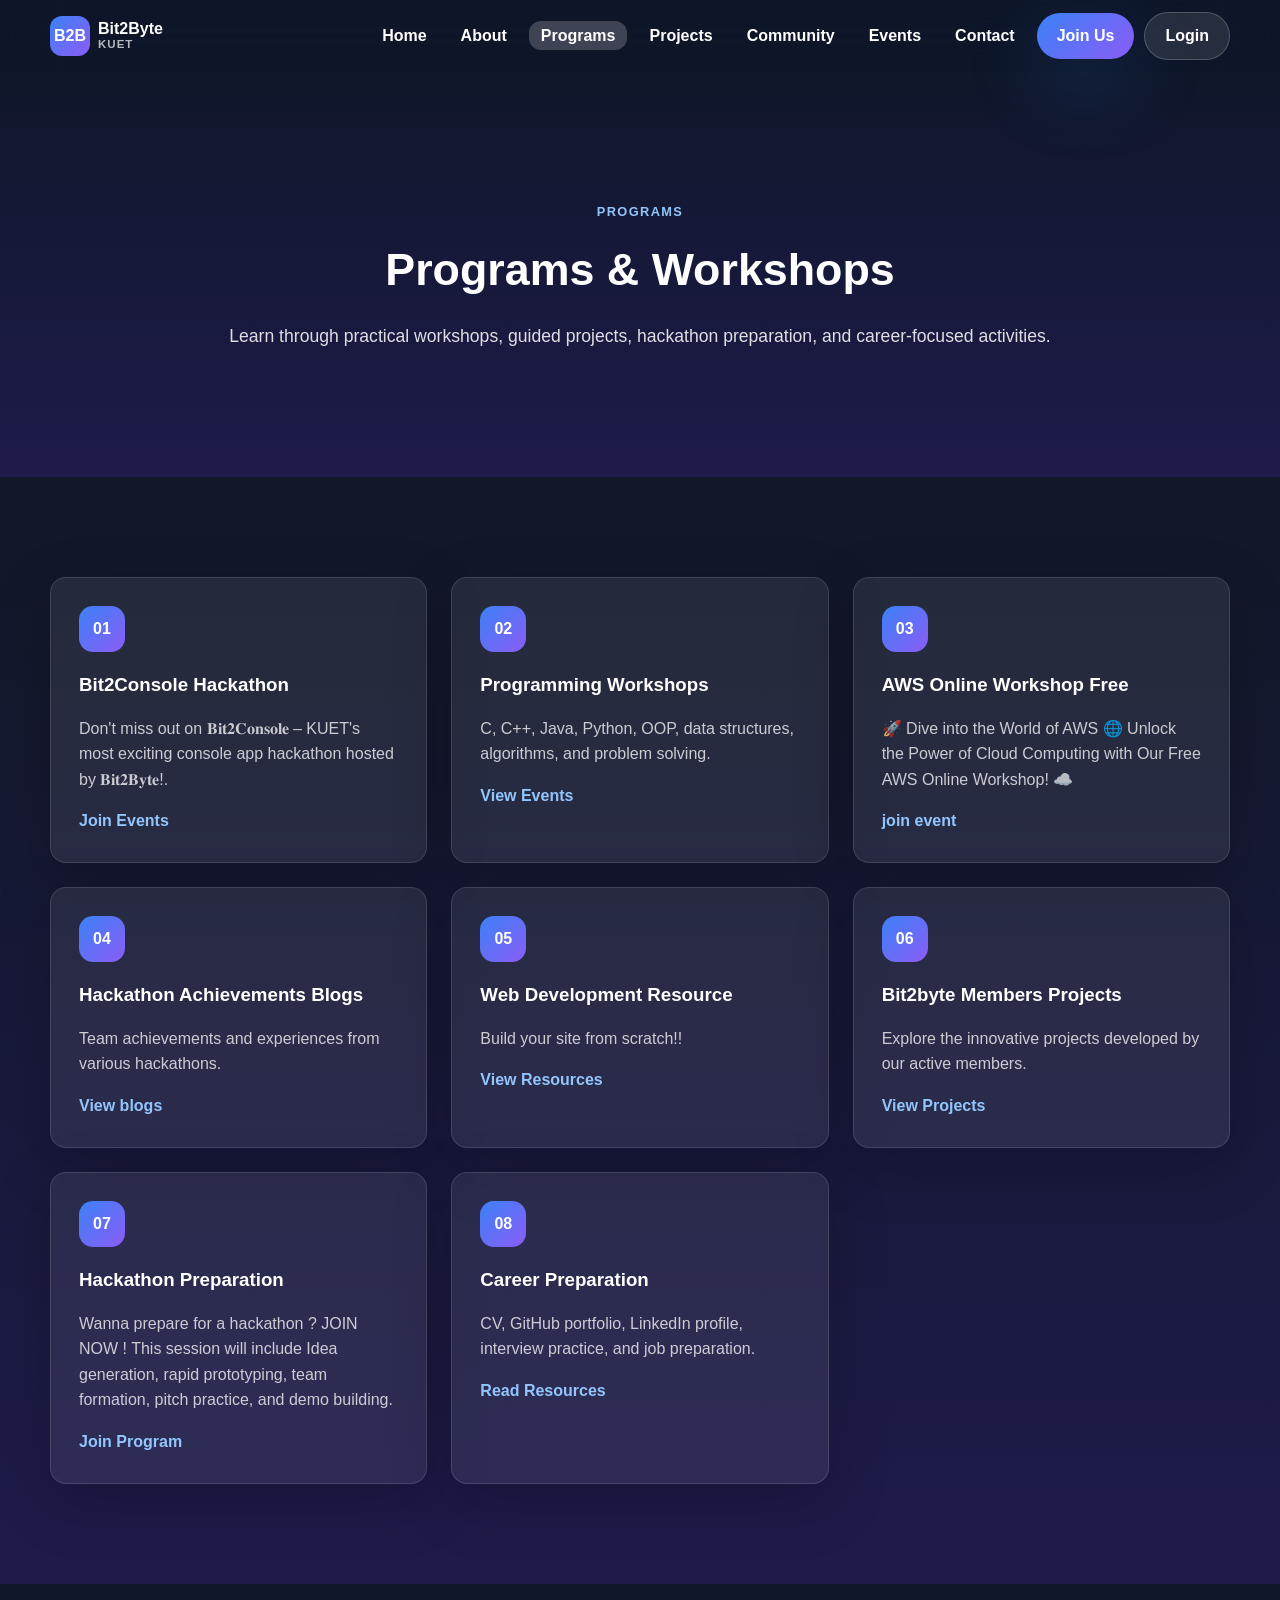
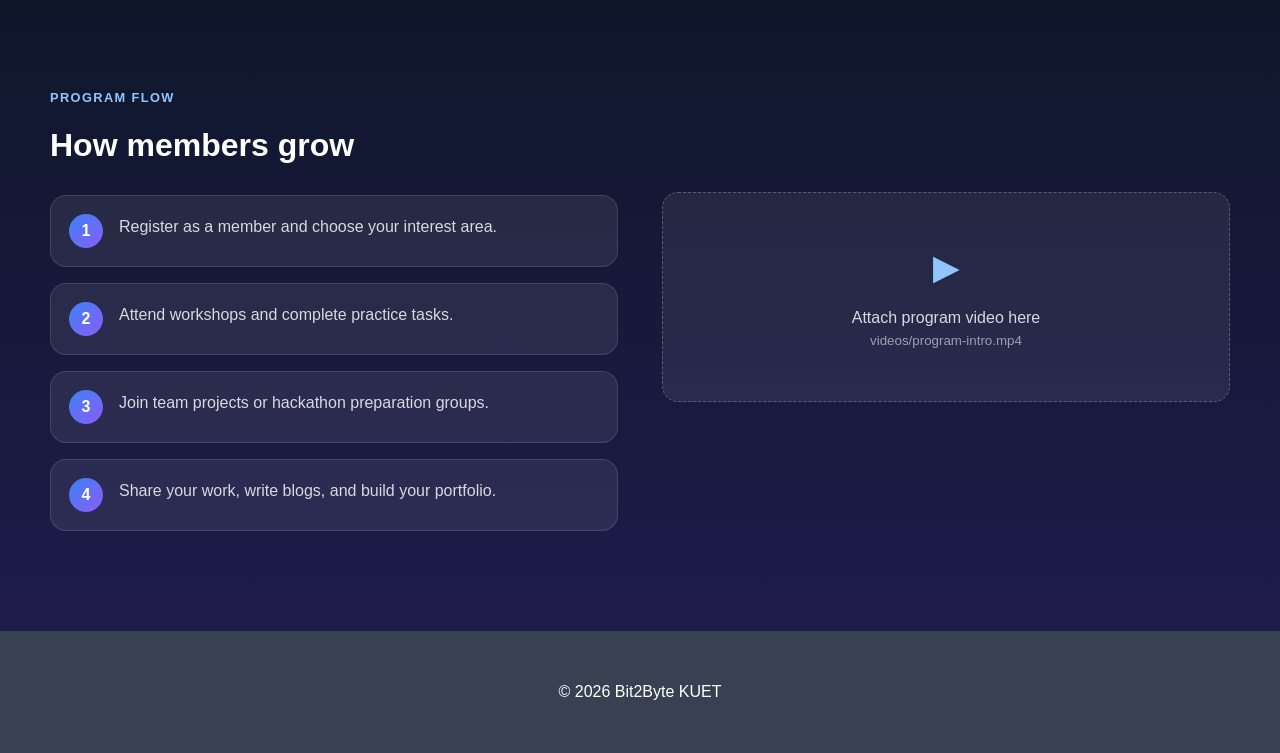
<file: programs.html>
<!DOCTYPE html>
<html lang="en">
<head>
<meta charset="UTF-8">
<meta name="viewport" content="width=device-width, initial-scale=1.0">
<title>Programs | Bit2Byte KUET</title>
<link rel="stylesheet" href="css/style.css">
</head>
<body>
<header class="site-header">
  <nav class="navbar container">
    <a href="index.html" class="brand"><span class="brand-mark">B2B</span><span class="brand-text"><span>Bit2Byte</span><small>KUET</small></span></a>
    <ul class="nav-menu">
      <li><a href="index.html" class="nav-link">Home</a></li>
        <li><a href="about.html" class="nav-link">About</a></li>
        <li><a href="programs.html" class="nav-link">Programs</a></li>
        <li><a href="projects.php" class="nav-link">Projects</a></li>
        <li><a href="blog.php" class="nav-link active">Community</a></li>
        <li><a href="events.php" class="nav-link">Events</a></li>
        <li><a href="contact.html" class="nav-link">Contact</a></li>
        <li><a href="register.html" class="btn btn-primary">Join Us</a></li>
        <li><a href="login.html" class="btn btn-soft">Login</a></li>
    </ul>
  </nav>
</header>

<main>
  <section class="page-hero">
    <div class="container">
      <span class="section-kicker">Programs</span>
      <h1>Programs & Workshops</h1>
      <p>Learn through practical workshops, guided projects, hackathon preparation, and career-focused activities.</p>
    </div>
  </section>

  <section class="section section-soft">
    <div class="container">
      <div class="program-grid">
  <div class="program-card">
          <span class="program-number">01</span>
          <h3>Bit2Console Hackathon</h3>
          <p>Don't miss out on 𝐁𝐢𝐭𝟐𝐂𝐨𝐧𝐬𝐨𝐥𝐞 – KUET's most exciting console app hackathon hosted by 𝐁𝐢𝐭𝟐𝐁𝐲𝐭𝐞!.</p>
          <a href="events.html">Join Events</a>
        </div>


        <div class="program-card">
          <span class="program-number">02</span>
          <h3>Programming Workshops</h3>
          <p>C, C++, Java, Python, OOP, data structures, algorithms, and problem solving.</p>
          <a href="events.html">View Events</a>
        </div>

         <div class="program-card">
          <span class="program-number">03</span>
          <h3>AWS Online Workshop Free</h3>
          <p>🚀 Dive into the World of AWS 🌐
Unlock the Power of Cloud Computing with Our Free AWS Online Workshop! ☁️</p>
          </p>
          <a href="events.html">join event</a>
        </div>

         <div class="program-card">
          <span class="program-number">04</span>
          <h3>Hackathon Achievements Blogs</h3>
          <p>Team achievements and experiences from various hackathons.</p>
          <a href="blog.html">View blogs</a>
        </div>

        <div class="program-card">
          <span class="program-number">05</span>
          <h3>Web Development Resource</h3>
          <p>Build your site from scratch!!</p>
          <a href="blog.html">View Resources</a>
        </div>
        <div class="program-card">
          <span class="program-number">06</span>
          <h3>Bit2byte Members Projects</h3>
          <p>Explore the innovative projects developed by our active members.</p>
          <a href="projects.html">View Projects</a>
        </div>
        <div class="program-card">
          <span class="program-number">07</span>
          <h3>Hackathon Preparation</h3>
          <p>Wanna prepare for a hackathon ? JOIN NOW ! This session will include Idea generation, rapid prototyping, team formation, pitch practice, and demo building.</p>
          <a href="program.html">Join Program</a>
        </div>
       
        <div class="program-card">
          <span class="program-number">08</span>
          <h3>Career Preparation</h3>
          <p>CV, GitHub portfolio, LinkedIn profile, interview practice, and job preparation.</p>
          <a href="blog.html">Read Resources</a>
        </div>
      </div>
    </div>
  </section>

  <section class="section section-dark">
    <div class="container split-grid">
      <div>
        <span class="section-kicker">Program Flow</span>
        <h2>How members grow</h2>
        <div class="timeline">
          <div><span>1</span><p>Register as a member and choose your interest area.</p></div>
          <div><span>2</span><p>Attend workshops and complete practice tasks.</p></div>
          <div><span>3</span><p>Join team projects or hackathon preparation groups.</p></div>
          <div><span>4</span><p>Share your work, write blogs, and build your portfolio.</p></div>
        </div>
      </div>
      <div class="video-placeholder">
        <div>
          <div class="placeholder-icon">▶</div>
          <p>Attach program video here</p>
          <small>videos/program-intro.mp4</small>
        </div>
      </div>
    </div>
  </section>
</main>

<footer class="site-footer">
  <div class="container" style="text-align:center; color: var(--white); padding:24px 0;">© 2026 Bit2Byte KUET</div>
</footer>

<script src="js/main.js"></script>
</body>
</html>
</file>
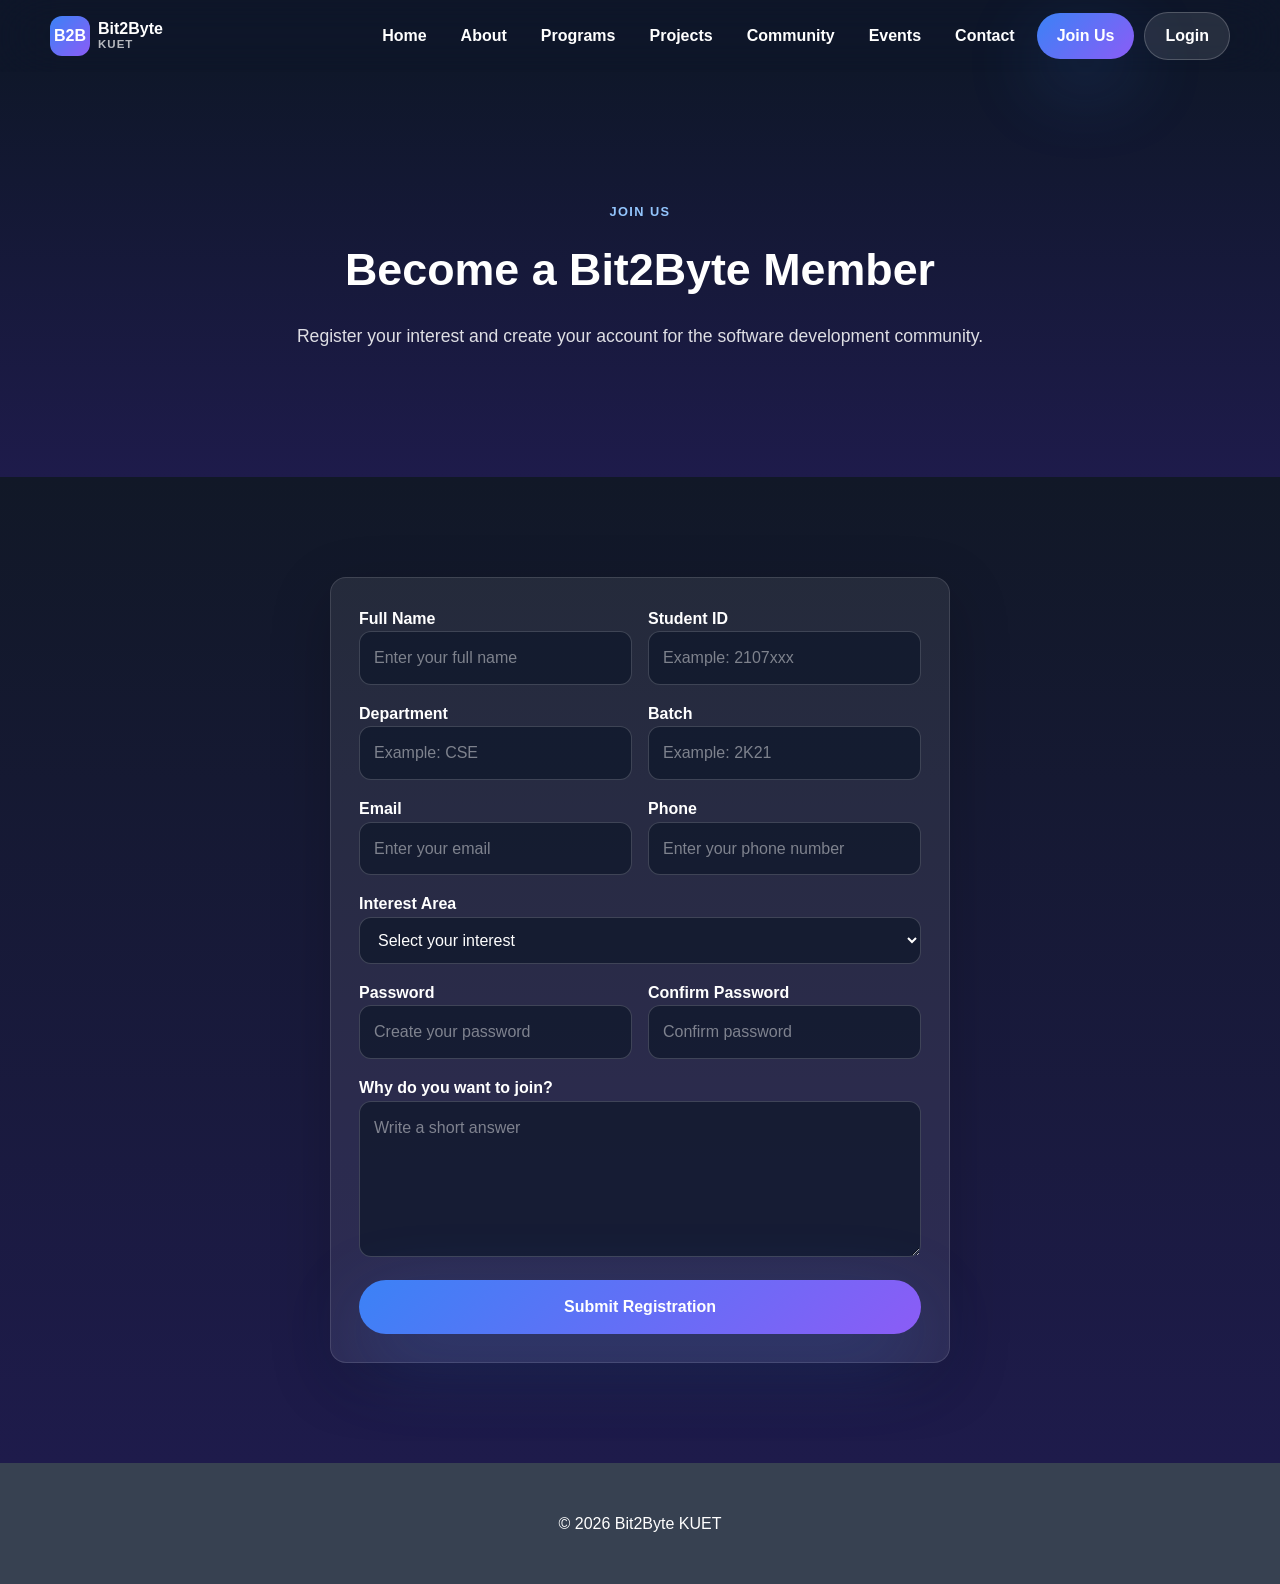
<file: register.html>
<!doctype html>
<html lang="en">
  <head>
    <meta charset="UTF-8" />
    <meta name="viewport" content="width=device-width, initial-scale=1.0" />
    <title>Join Us | Bit2Byte KUET</title>
    <link rel="stylesheet" href="css/style.css" />
  </head>
  <body>
    <header class="site-header">
      <nav class="navbar container">
        <a href="index.html" class="brand"
          ><span class="brand-mark">B2B</span
          ><span class="brand-text"
            ><span>Bit2Byte</span><small>KUET</small></span
          ></a
        >
        <ul class="nav-menu">
          <li><a href="index.html" class="nav-link">Home</a></li>
          <li><a href="about.html" class="nav-link">About</a></li>
          <li><a href="programs.html" class="nav-link">Programs</a></li>
          <li><a href="projects.php" class="nav-link">Projects</a></li>
          <li><a href="blog.php" class="nav-link active">Community</a></li>
          <li><a href="events.php" class="nav-link">Events</a></li>
          <li><a href="contact.html" class="nav-link">Contact</a></li>
          <li><a href="register.html" class="btn btn-primary">Join Us</a></li>
          <li><a href="login.html" class="btn btn-soft">Login</a></li>
        </ul>
      </nav>
    </header>

    <main>
      <section class="page-hero">
        <div class="container">
          <span class="section-kicker">Join Us</span>
          <h1>Become a Bit2Byte Member</h1>
          <p>
            Register your interest and create your account for the software
            development community.
          </p>
        </div>
      </section>

      <section class="section section-soft">
        <div class="container form-wrap">
          <form action="php/register.php" method="POST" class="form-card">
            <div class="form-row">
              <div>
                <label for="name">Full Name</label>
                <input
                  type="text"
                  id="name"
                  name="name"
                  placeholder="Enter your full name"
                  required
                />
              </div>
              <div>
                <label for="student_id">Student ID</label>
                <input
                  type="text"
                  id="student_id"
                  name="student_id"
                  placeholder="Example: 2107xxx"
                  required
                />
              </div>
            </div>

            <div class="form-row">
              <div>
                <label for="department">Department</label>
                <input
                  type="text"
                  id="department"
                  name="department"
                  placeholder="Example: CSE"
                  required
                />
              </div>
              <div>
                <label for="batch">Batch</label>
                <input
                  type="text"
                  id="batch"
                  name="batch"
                  placeholder="Example: 2K21"
                  required
                />
              </div>
            </div>

            <div class="form-row">
              <div>
                <label for="email">Email</label>
                <input
                  type="email"
                  id="email"
                  name="email"
                  placeholder="Enter your email"
                  required
                />
              </div>
              <div>
                <label for="phone">Phone</label>
                <input
                  type="tel"
                  id="phone"
                  name="phone"
                  placeholder="Enter your phone number"
                  required
                />
              </div>
            </div>

            <div>
              <label for="interest">Interest Area</label>
              <select id="interest" name="interest" required>
                <option value="">Select your interest</option>
                <option value="Programming">Programming</option>
                <option value="Web Development">Web Development</option>
                <option value="Mobile App Development">
                  Mobile App Development
                </option>
                <option value="AI/ML">AI/ML</option>
                <option value="Research">Research</option>
                <option value="Hackathon">Hackathon</option>
                <option value="UI/UX">UI/UX</option>
              </select>
            </div>

            <div class="form-row">
              <div>
                <label for="password">Password</label>
                <input
                  type="password"
                  id="password"
                  name="password"
                  placeholder="Create your password"
                  required
                />
              </div>
              <div>
                <label for="confirm_password">Confirm Password</label>
                <input
                  type="password"
                  id="confirm_password"
                  name="confirm_password"
                  placeholder="Confirm password"
                  required
                />
              </div>
            </div>

            <div>
              <label for="message">Why do you want to join?</label>
              <textarea
                id="message"
                name="message"
                rows="5"
                placeholder="Write a short answer"
                required
              ></textarea>
            </div>

            <button type="submit" class="btn btn-primary btn-large">
              Submit Registration
            </button>
          </form>
        </div>
      </section>
    </main>

    <footer class="site-footer">
      <div
        class="container"
        style="text-align: center; color: var(--white); padding: 24px 0"
      >
        © 2026 Bit2Byte KUET
      </div>
    </footer>

    <script src="js/main.js"></script>
  </body>
</html>
</file>
<file: css/style.css>
:root {
  --navy: #0f172a;
  --dark-blue: #111827;
  --dark-panel: #1e293b;
  --blue: #3b82f6;
  --purple: #8b5cf6;
  --light-gray: #f8fafc;
  --white: #ffffff;
  --text-dark: #0f172a;
  --text-muted: #cbd5e1;
  --gradient-primary: linear-gradient(135deg, #3b82f6 0%, #8b5cf6 100%);
  --gradient-dark: linear-gradient(180deg, #0f172a, #1e1b4b);
  --gradient-soft-dark: linear-gradient(180deg, #111827, #1e1b4b);
  --shadow-soft: 0 18px 60px rgba(0, 0, 0, 0.22);
  --shadow-royal: 0 24px 80px rgba(59, 130, 246, 0.22);
  --radius-md: 16px;
  --transition: all 0.28s ease;
}

* {
  margin: 0;
  padding: 0;
  box-sizing: border-box;
}

html,
body {
  width: 100%;
  min-height: 100%;
  background: var(--navy);
}

body {
  font-family: Inter, Arial, sans-serif;
  color: var(--white);
  line-height: 1.6;
  overflow-x: hidden;
}

a {
  text-decoration: none;
  color: inherit;
}

img,
video {
  max-width: 100%;
  display: block;
}

button,
input,
textarea,
select {
  font: inherit;
}

.container {
  width: min(calc(100% - 40px), 1180px);
  margin: auto;
}

.site-header {
  width: 100%;
  background: rgba(15, 23, 42, 0.37);
  backdrop-filter: blur(30px);
  position: sticky;
  top: 0;
  z-index: 999;
}
@media (max-width: 768px) {
  .site-header {
    position: static;
  }
}

.navbar {
  display: flex;
  justify-content: space-between;
  align-items: center;
  gap: 20px;
  padding: 12px 0;
  background: transparent;
}

.nav-menu {
  display: flex;
  list-style: none;
  gap: 10px;
  align-items: center;
}

.nav-link {
  padding: 6px 12px;
  color: var(--white);
  border-radius: 12px;
  transition: var(--transition);
  font-weight: 600;
}

.nav-link:hover,
.nav-link.active {
  background: rgba(255, 255, 255, 0.2);
}

.brand {
  display: flex;
  align-items: center;
  gap: 8px;
  font-weight: 900;
  color: var(--white);
}

.brand-mark {
  width: 40px;
  height: 40px;
  background: var(--gradient-primary);
  display: grid;
  place-items: center;
  border-radius: 12px;
  color: var(--white);
}

.brand-text {
  display: flex;
  flex-direction: column;
  line-height: 1.05;
}

.brand-text small {
  font-size: 0.72rem;
  color: rgba(255, 255, 255, 0.7);
  letter-spacing: 1px;
}

.section {
  padding: 100px 20px;
  position: relative;
}

.section-soft {
  background: var(--gradient-soft-dark);
  color: var(--white);
}

.section-dark {
  background: var(--gradient-dark);
  color: var(--white);
}

h1,
h2,
h3 {
  margin-bottom: 16px;
  color: var(--white);
}

h1 {
  font-size: 3rem;
}

h2 {
  font-size: 2rem;
}

p {
  color: rgba(255, 255, 255, 0.82);
}

.btn {
  padding: 10px 20px;
  border-radius: 28px;
  font-weight: 700;
  cursor: pointer;
  transition: var(--transition);
  display: inline-flex;
  align-items: center;
  justify-content: center;
}

.btn-large {
  padding: 14px 28px;
}

.btn-primary {
  background: var(--gradient-primary);
  color: var(--white);
  border: none;
  box-shadow: var(--shadow-royal);
}

.btn-primary:hover {
  transform: translateY(-2px);
  opacity: 0.95;
}

.btn-soft {
  background: rgba(255, 255, 255, 0.1);
  border: 1px solid rgba(255, 255, 255, 0.2);
  color: var(--white);
}

.btn-soft:hover {
  opacity: 0.95;
  transform: translateY(-2px);
}

.btn-outline-dark {
  border: 1px solid rgba(255, 255, 255, 0.28);
  color: var(--white);
  background: rgba(255, 255, 255, 0.08);
}

.btn-outline-dark:hover {
  background: var(--gradient-primary);
  color: var(--white);
  border-color: transparent;
  transform: translateY(-2px);
}

.hero-section {
  min-height: 80vh;
  display: flex;
  align-items: center;
  justify-content: center;
  text-align: center;
  color: var(--white);
  background: var(--gradient-dark);
}

.hero-section h1 {
  font-size: 3rem;
  margin-bottom: 16px;
}

.hero-section p {
  font-size: 1.2rem;
  margin-bottom: 24px;
  color: rgba(255, 255, 255, 0.9);
}

.hero-buttons {
  display: flex;
  justify-content: center;
  gap: 16px;
  flex-wrap: wrap;
}

.page-hero {
  min-height: 45vh;
  display: flex;
  align-items: center;
  text-align: center;
  background: var(--gradient-dark);
  color: var(--white);
  padding: 80px 20px;
}

.page-hero .container {
  max-width: 850px;
}

.page-hero h1 {
  font-size: 2.8rem;
}

.page-hero p {
  font-size: 1.1rem;
  color: rgba(255, 255, 255, 0.86);
}

.section-kicker {
  display: inline-block;
  margin-bottom: 12px;
  color: #93c5fd;
  font-weight: 800;
  text-transform: uppercase;
  letter-spacing: 1.4px;
  font-size: 0.8rem;
}

.section-head {
  text-align: center;
  max-width: 760px;
  margin: 0 auto 48px;
}

.section-head p {
  font-size: 1.05rem;
}

.split-grid {
  display: grid;
  grid-template-columns: 1fr 1fr;
  gap: 44px;
  align-items: center;
}

.feature-grid,
.program-grid,
.project-grid,
.event-grid,
.blog-grid,
.team-grid {
  display: grid;
  grid-template-columns: repeat(3, 1fr);
  gap: 24px;
}

.feature-card,
.program-card,
.project-card,
.event-card,
.blog-card,
.team-card,
.info-card,
.form-card {
  background: rgba(255, 255, 255, 0.08);
  border-radius: var(--radius-md);
  padding: 28px;
  box-shadow: var(--shadow-soft);
  transition: var(--transition);
  border: 1px solid rgba(255, 255, 255, 0.12);
  color: var(--white);
}

.feature-card:hover,
.program-card:hover,
.project-card:hover,
.event-card:hover,
.blog-card:hover,
.team-card:hover {
  transform: translateY(-6px);
  background: rgba(255, 255, 255, 0.11);
}

.feature-card p,
.program-card p,
.project-card p,
.event-card p,
.blog-card p,
.team-card p,
.info-card p {
  color: rgba(255, 255, 255, 0.76);
}

.icon-box,
.program-number {
  width: 46px;
  height: 46px;
  display: grid;
  place-items: center;
  background: var(--gradient-primary);
  color: var(--white);
  border-radius: 14px;
  font-weight: 900;
  margin-bottom: 18px;
}

.program-card a,
.project-card a,
.blog-card a,
.event-card a,
.info-card a {
  display: inline-block;
  margin-top: 16px;
  color: #93c5fd;
  font-weight: 800;
}

.image-placeholder,
.video-placeholder,
.project-img,
.blog-img,
.event-img {
  min-height: 210px;
  background: rgba(255, 255, 255, 0.07);
  border: 1px dashed rgba(255, 255, 255, 0.24);
  border-radius: var(--radius-md);
  display: grid;
  place-items: center;
  text-align: center;
  padding: 24px;
  margin-bottom: 20px;
  color: var(--white);
}

.placeholder-icon {
  font-size: 2rem;
  font-weight: 900;
  margin-bottom: 10px;
  color: #93c5fd;
}

.image-placeholder small,
.video-placeholder small,
.project-img small,
.blog-img small,
.event-img small {
  display: block;
  color: rgba(255, 255, 255, 0.55);
}

.stats-grid {
  display: grid;
  grid-template-columns: repeat(3, 1fr);
  gap: 16px;
  margin-top: 28px;
}

.stats-grid div {
  padding: 20px;
  border-radius: var(--radius-md);
  background: rgba(255, 255, 255, 0.08);
  border: 1px solid rgba(255, 255, 255, 0.12);
}

.stats-grid strong {
  display: block;
  font-size: 2rem;
  color: var(--white);
}

.stats-grid span {
  color: rgba(255, 255, 255, 0.75);
}

.timeline {
  display: grid;
  gap: 16px;
  margin-top: 24px;
}

.timeline div {
  display: flex;
  gap: 16px;
  align-items: flex-start;
  padding: 18px;
  border-radius: var(--radius-md);
  background: rgba(255, 255, 255, 0.08);
  border: 1px solid rgba(255, 255, 255, 0.12);
}

.timeline span {
  width: 34px;
  height: 34px;
  display: grid;
  place-items: center;
  background: var(--gradient-primary);
  border-radius: 50%;
  font-weight: 900;
  flex: 0 0 auto;
}

.timeline p {
  margin: 0;
}

.tag-row {
  display: flex;
  gap: 8px;
  flex-wrap: wrap;
  margin: 14px 0;
}

.tag-row span {
  font-size: 0.82rem;
  background: rgba(59, 130, 246, 0.18);
  color: #bfdbfe;
  border-radius: 999px;
  padding: 5px 10px;
  font-weight: 700;
}

.date-badge {
  display: inline-block;
  background: var(--gradient-primary);
  color: var(--white);
  border-radius: 999px;
  padding: 6px 12px;
  font-weight: 800;
  font-size: 0.82rem;
  margin-bottom: 14px;
}

.avatar-placeholder {
  width: 90px;
  height: 90px;
  border-radius: 50%;
  display: grid;
  place-items: center;
  background: var(--gradient-primary);
  color: var(--white);
  font-weight: 900;
  font-size: 2rem;
  margin: 0 auto 18px;
}

.team-card {
  text-align: center;
}

.social-row {
  display: flex;
  justify-content: center;
  gap: 12px;
  margin-top: 14px;
  flex-wrap: wrap;
}

.social-row a {
  color: #93c5fd;
  font-weight: 800;
}

.form-wrap {
  max-width: 620px;
  margin: auto;
}

.form-card {
  display: flex;
  flex-direction: column;
  gap: 16px;
}

.form-card label {
  font-weight: 800;
  color: var(--white);
}

.form-card input,
.form-card textarea,
.form-card select {
  width: 100%;
  padding: 13px 14px;
  border: 1px solid rgba(255, 255, 255, 0.18);
  border-radius: 12px;
  outline: none;
  background: rgba(15, 23, 42, 0.72);
  color: var(--white);
}

.form-card input::placeholder,
.form-card textarea::placeholder {
  color: rgba(255, 255, 255, 0.45);
}

.form-card input:focus,
.form-card textarea:focus,
.form-card select:focus {
  border-color: var(--blue);
  box-shadow: 0 0 0 4px rgba(59, 130, 246, 0.12);
}

.form-row {
  display: grid;
  grid-template-columns: 1fr 1fr;
  gap: 16px;
}

.contact-grid {
  display: grid;
  grid-template-columns: 0.9fr 1.1fr;
  gap: 28px;
  align-items: start;
}

.info-list {
  display: grid;
  gap: 16px;
}

.info-card h3 {
  margin-bottom: 8px;
}

.empty-note {
  padding: 20px;
  border-radius: var(--radius-md);
  background: rgba(255, 255, 255, 0.08);
  color: rgba(255, 255, 255, 0.74);
  text-align: center;
  border: 1px dashed rgba(255, 255, 255, 0.22);
}

footer,
.site-footer {
  background: #374151;
  color: var(--white);
  padding: 24px 0;
  text-align: center;
}

@media (max-width: 992px) {
  .split-grid,
  .contact-grid {
    grid-template-columns: 1fr;
  }

  .feature-grid,
  .program-grid,
  .project-grid,
  .event-grid,
  .blog-grid,
  .team-grid {
    grid-template-columns: repeat(2, 1fr);
  }
}

@media (max-width: 768px) {
  .navbar {
    align-items: flex-start;
    flex-direction: column;
  }

  .nav-menu {
    flex-direction: column;
    gap: 8px;
    align-items: flex-start;
    width: 100%;
  }

  h1,
  .hero-section h1,
  .page-hero h1 {
    font-size: 2.2rem;
  }

  .section {
    padding: 70px 20px;
  }

  .hero-section {
    min-height: 70vh;
  }

  .feature-grid,
  .program-grid,
  .project-grid,
  .event-grid,
  .blog-grid,
  .team-grid,
  .stats-grid,
  .form-row {
    grid-template-columns: 1fr;
  }
}
.view-plus-container {
  display: flex;
  justify-content: center;
  align-items: center;
  margin-top: 16px;
  margin-top: 10px;
}

.view-plus-container a.add-icon {
  display: inline-flex;
  justify-content: center;
  align-items: center;
  width: 58px;
  height: 58px;
  font-size: 2rem;
  color: rgb(148, 142, 226);
  background: rgb(20, 13, 80);
  border-radius: 50%;
  text-decoration: none;
  transition: transform 0.2s;
}

.view-plus-container a.add-icon:hover {
  transform: scale(1.2);
}

.member-dashboard-section {
  text-align: center; /* centers the heading */
  margin-top: 100px; /* space above the heading */
  margin-bottom: 100px; /* space below the section */
}

.member-dashboard-section h2 {
  font-size: 2rem;
  margin-bottom: 100px; /* space below heading, before cards */
}
</file>
